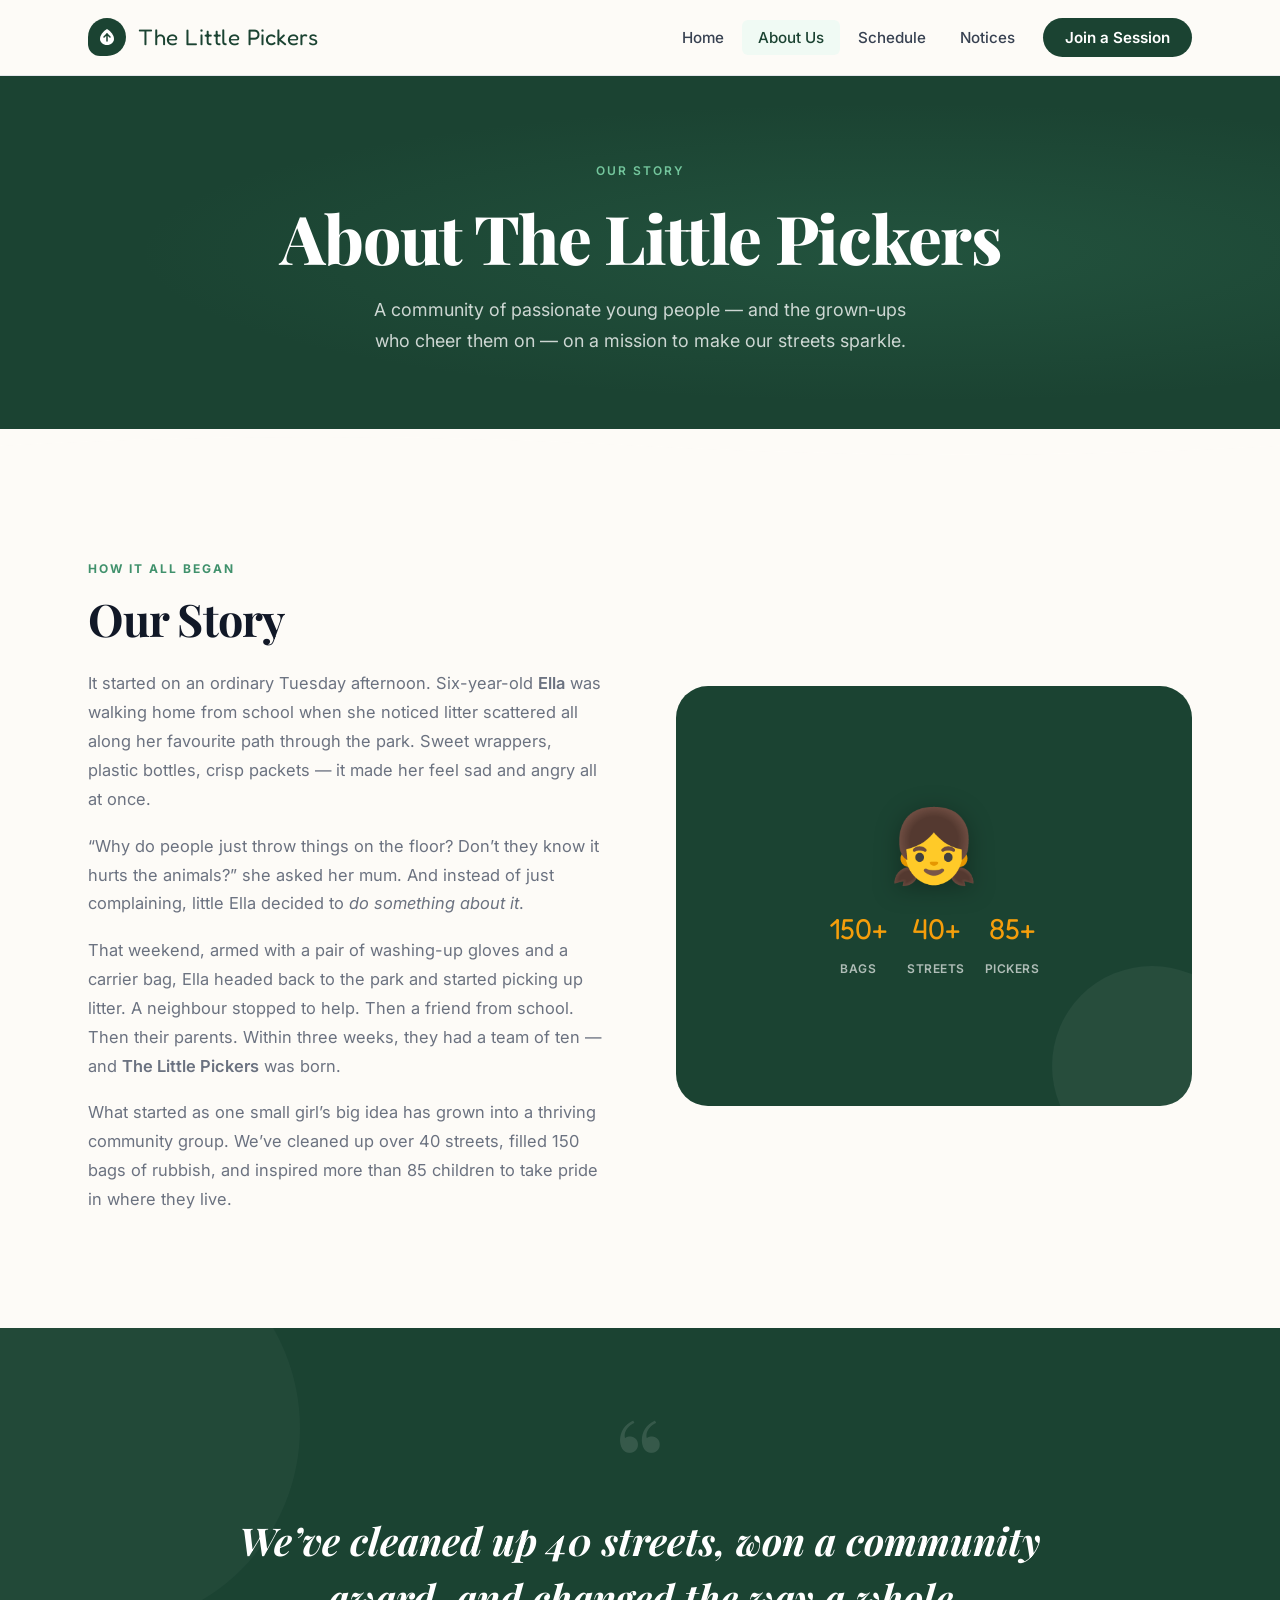
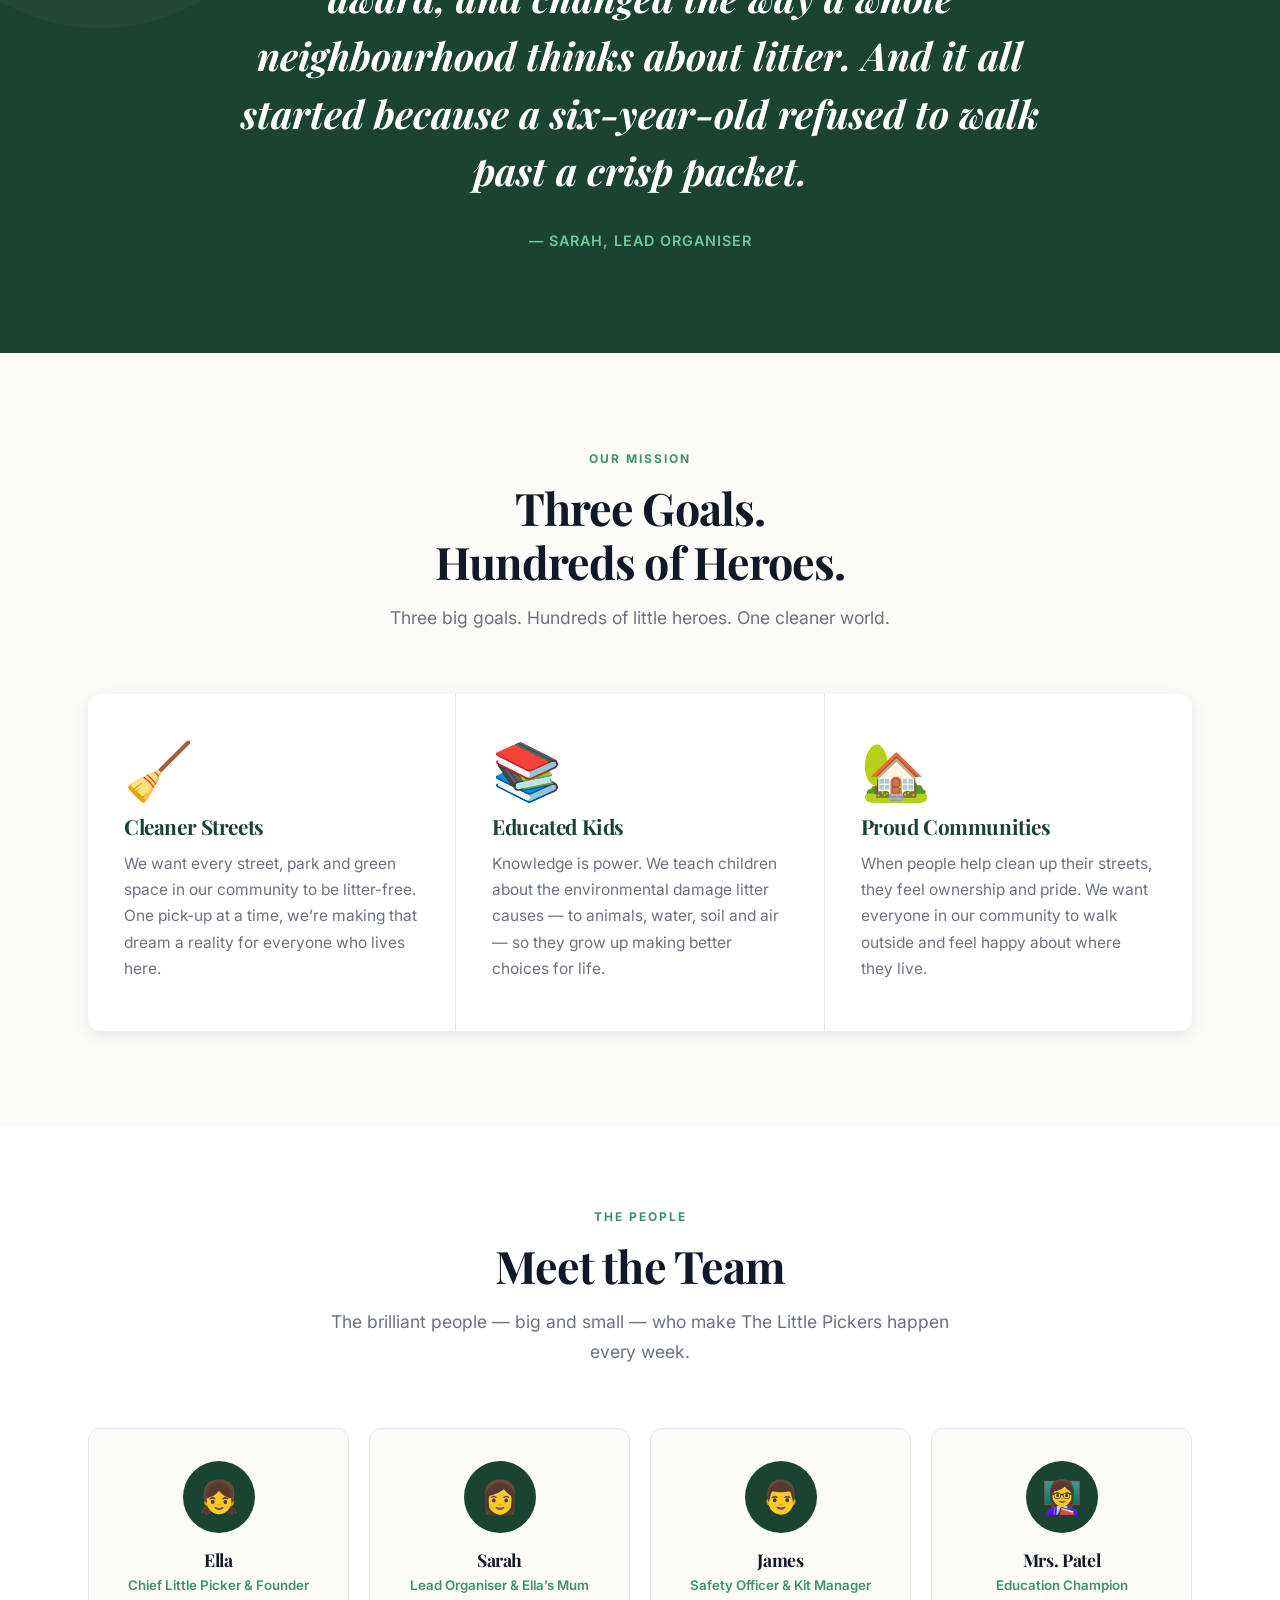
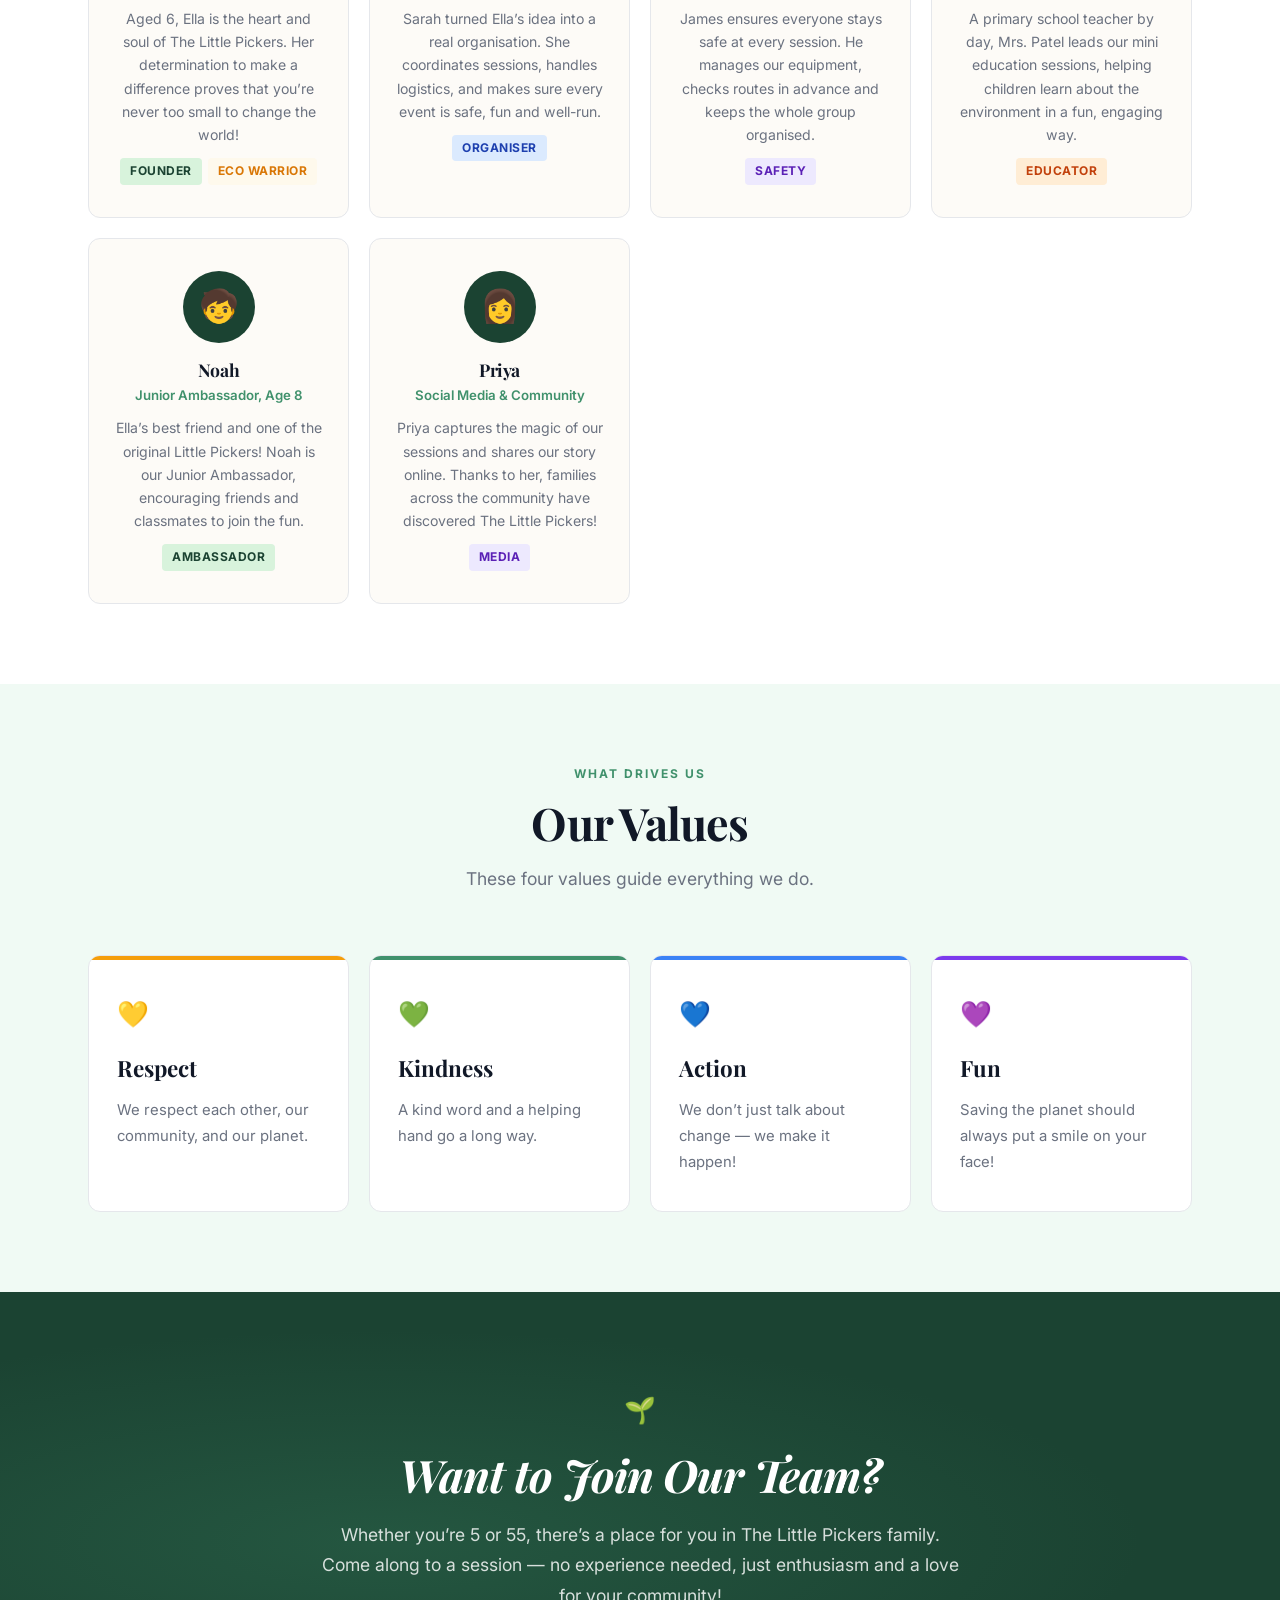
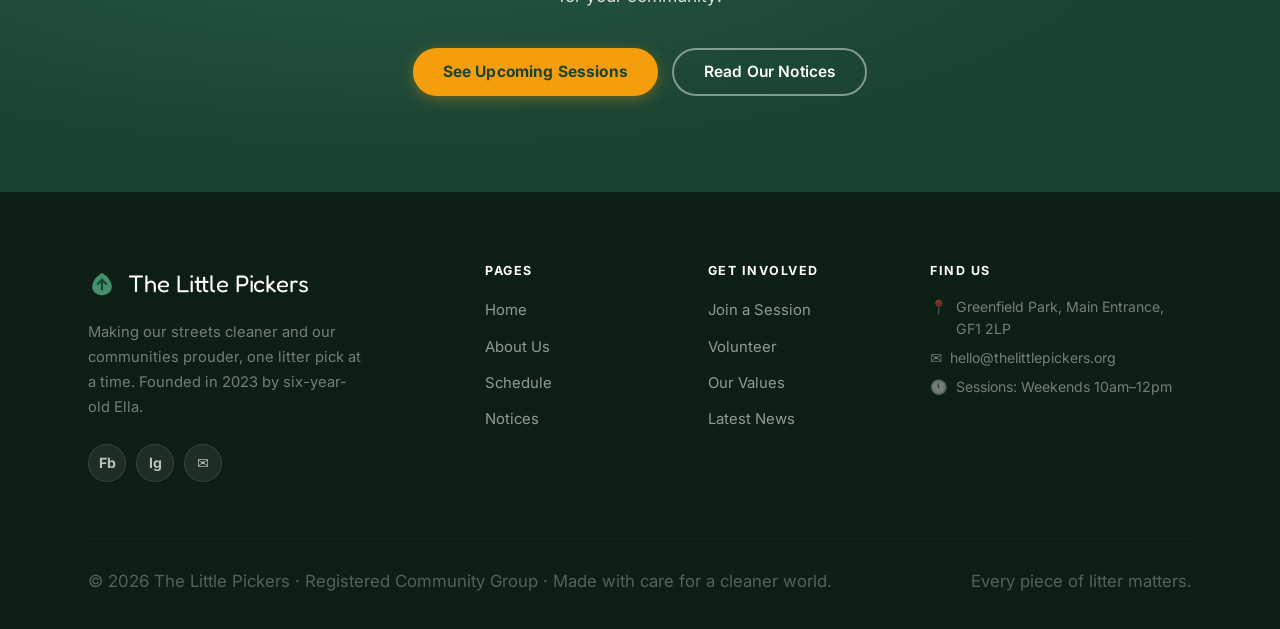
<file: about.html>
<!DOCTYPE html>
<html lang="en">
<head>
  <meta charset="UTF-8" />
  <meta name="viewport" content="width=device-width, initial-scale=1.0" />
  <meta name="description" content="Learn about The Little Pickers – founded by 6-year-old Ella to clean up litter and make communities proud. Meet our team and discover our mission." />
  <title>About Us – The Little Pickers</title>
  <link rel="stylesheet" href="css/styles.css" />
</head>
<body>

  <!-- NAV -->
  <nav class="navbar" role="navigation" aria-label="Main navigation">
    <div class="container">
      <a href="index.html" class="nav-logo" aria-label="The Little Pickers home">
        <span class="logo-mark" aria-hidden="true">
          <svg width="20" height="20" viewBox="0 0 20 20" fill="none">
            <path d="M10 2C10 2 3 6 3 12C3 15.31 6.13 18 10 18C13.87 18 17 15.31 17 12C17 6 10 2 10 2Z" fill="#fff"/>
            <path d="M10 7L10 14" stroke="#1B4332" stroke-width="1.5" stroke-linecap="round"/>
            <path d="M7 10L10 7L13 10" stroke="#1B4332" stroke-width="1.5" stroke-linecap="round" stroke-linejoin="round"/>
          </svg>
        </span>
        <span>The Little Pickers</span>
      </a>
      <ul class="nav-links" role="list">
        <li><a href="index.html">Home</a></li>
        <li><a href="about.html" class="active">About Us</a></li>
        <li><a href="schedule.html">Schedule</a></li>
        <li><a href="notifications.html">Notices</a></li>
        <li><a href="schedule.html" class="nav-cta">Join a Session</a></li>
      </ul>
      <button class="hamburger" aria-label="Open menu" aria-expanded="false" aria-controls="mobile-nav">
        <span></span><span></span><span></span>
      </button>
    </div>
  </nav>
  <nav class="mobile-nav" id="mobile-nav" aria-label="Mobile navigation">
    <a href="index.html">Home</a>
    <a href="about.html" class="active">About Us</a>
    <a href="schedule.html">Schedule</a>
    <a href="notifications.html">Notices</a>
    <a href="schedule.html" class="nav-cta">Join a Session</a>
  </nav>

  <!-- HERO -->
  <section class="hero-inner-page" aria-labelledby="about-hero-heading">
    <div class="container hero-inner">
      <span class="page-eyebrow">Our Story</span>
      <h1 id="about-hero-heading">About The Little Pickers</h1>
      <p>A community of passionate young people — and the grown-ups who cheer them on — on a mission to make our streets sparkle.</p>
    </div>
  </section>
  <div class="hero-inner-wave" aria-hidden="true">
    <svg viewBox="0 0 1440 40" xmlns="http://www.w3.org/2000/svg" preserveAspectRatio="none">
      <path d="M0,40 L0,20 Q360,0 720,20 Q1080,40 1440,20 L1440,40 Z" fill="#FDFBF7"/>
    </svg>
  </div>

  <!-- OUR STORY -->
  <section class="story-section" aria-labelledby="story-heading">
    <div class="container">
      <div class="story-grid">
        <div class="story-text">
          <span class="story-badge">How It All Began</span>
          <h2 id="story-heading">Our Story</h2>
          <p>It started on an ordinary Tuesday afternoon. Six-year-old <strong>Ella</strong> was walking home from school when she noticed litter scattered all along her favourite path through the park. Sweet wrappers, plastic bottles, crisp packets — it made her feel sad and angry all at once.</p>
          <p>“Why do people just throw things on the floor? Don’t they know it hurts the animals?” she asked her mum. And instead of just complaining, little Ella decided to <em>do something about it</em>.</p>
          <p>That weekend, armed with a pair of washing-up gloves and a carrier bag, Ella headed back to the park and started picking up litter. A neighbour stopped to help. Then a friend from school. Then their parents. Within three weeks, they had a team of ten — and <strong>The Little Pickers</strong> was born.</p>
          <p>What started as one small girl’s big idea has grown into a thriving community group. We’ve cleaned up over 40 streets, filled 150 bags of rubbish, and inspired more than 85 children to take pride in where they live.</p>
        </div>
        <div class="story-visual" aria-hidden="true">
          <span class="story-big-emoji">👧</span>
          <div class="story-visual-stats">
            <div class="story-stat">
              <span class="story-stat-num">150+</span>
              <span class="story-stat-label">Bags</span>
            </div>
            <div class="story-stat">
              <span class="story-stat-num">40+</span>
              <span class="story-stat-label">Streets</span>
            </div>
            <div class="story-stat">
              <span class="story-stat-num">85+</span>
              <span class="story-stat-label">Pickers</span>
            </div>
          </div>
        </div>
      </div>
    </div>
  </section>

  <!-- PULL QUOTE -->
  <section class="pullquote-section" aria-label="Quote from our Lead Organiser">
    <div class="container">
      <div class="pullquote-inner">
        <span class="quote-marks" aria-hidden="true">“</span>
        <p class="pullquote-text">We’ve cleaned up 40 streets, won a community award, and changed the way a whole neighbourhood thinks about litter. And it all started because a six-year-old refused to walk past a crisp packet.</p>
        <p class="pullquote-attribution">— Sarah, Lead Organiser</p>
      </div>
    </div>
  </section>

  <!-- OUR MISSION -->
  <section class="section bg-cream" aria-labelledby="mission-heading">
    <div class="container">
      <div class="section-header">
        <span class="section-overline">Our Mission</span>
        <h2 id="mission-heading">Three Goals.<br>Hundreds of Heroes.</h2>
        <p>Three big goals. Hundreds of little heroes. One cleaner world.</p>
      </div>
      <div class="features-row">
        <div class="feature-panel">
          <span class="feature-num" aria-hidden="true">🧹</span>
          <h3>Cleaner Streets</h3>
          <p>We want every street, park and green space in our community to be litter-free. One pick-up at a time, we’re making that dream a reality for everyone who lives here.</p>
        </div>
        <div class="feature-panel">
          <span class="feature-num" aria-hidden="true">📚</span>
          <h3>Educated Kids</h3>
          <p>Knowledge is power. We teach children about the environmental damage litter causes — to animals, water, soil and air — so they grow up making better choices for life.</p>
        </div>
        <div class="feature-panel">
          <span class="feature-num" aria-hidden="true">🏡</span>
          <h3>Proud Communities</h3>
          <p>When people help clean up their streets, they feel ownership and pride. We want everyone in our community to walk outside and feel happy about where they live.</p>
        </div>
      </div>
    </div>
  </section>

  <!-- MEET THE TEAM -->
  <section class="team-section" id="team" aria-labelledby="team-heading">
    <div class="container">
      <div class="section-header">
        <span class="section-overline">The People</span>
        <h2 id="team-heading">Meet the Team</h2>
        <p>The brilliant people — big and small — who make The Little Pickers happen every week.</p>
      </div>
      <div class="team-grid">

        <div class="team-card">
          <div class="team-avatar" aria-hidden="true">👧</div>
          <h3>Ella</h3>
          <div class="team-role">Chief Little Picker &amp; Founder</div>
          <p>Aged 6, Ella is the heart and soul of The Little Pickers. Her determination to make a difference proves that you’re never too small to change the world!</p>
          <div class="team-tags">
            <span class="badge badge-green">Founder</span>
            <span class="badge badge-yellow">Eco Warrior</span>
          </div>
        </div>

        <div class="team-card">
          <div class="team-avatar" aria-hidden="true">👩</div>
          <h3>Sarah</h3>
          <div class="team-role">Lead Organiser &amp; Ella’s Mum</div>
          <p>Sarah turned Ella’s idea into a real organisation. She coordinates sessions, handles logistics, and makes sure every event is safe, fun and well-run.</p>
          <div class="team-tags"><span class="badge badge-blue">Organiser</span></div>
        </div>

        <div class="team-card">
          <div class="team-avatar" aria-hidden="true">👨</div>
          <h3>James</h3>
          <div class="team-role">Safety Officer &amp; Kit Manager</div>
          <p>James ensures everyone stays safe at every session. He manages our equipment, checks routes in advance and keeps the whole group organised.</p>
          <div class="team-tags"><span class="badge badge-purple">Safety</span></div>
        </div>

        <div class="team-card">
          <div class="team-avatar" aria-hidden="true">👩‍🏫</div>
          <h3>Mrs. Patel</h3>
          <div class="team-role">Education Champion</div>
          <p>A primary school teacher by day, Mrs. Patel leads our mini education sessions, helping children learn about the environment in a fun, engaging way.</p>
          <div class="team-tags"><span class="badge badge-orange">Educator</span></div>
        </div>

        <div class="team-card">
          <div class="team-avatar" aria-hidden="true">🧒</div>
          <h3>Noah</h3>
          <div class="team-role">Junior Ambassador, Age 8</div>
          <p>Ella’s best friend and one of the original Little Pickers! Noah is our Junior Ambassador, encouraging friends and classmates to join the fun.</p>
          <div class="team-tags"><span class="badge badge-green">Ambassador</span></div>
        </div>

        <div class="team-card">
          <div class="team-avatar" aria-hidden="true">👩</div>
          <h3>Priya</h3>
          <div class="team-role">Social Media &amp; Community</div>
          <p>Priya captures the magic of our sessions and shares our story online. Thanks to her, families across the community have discovered The Little Pickers!</p>
          <div class="team-tags"><span class="badge badge-purple">Media</span></div>
        </div>

      </div>
    </div>
  </section>

  <!-- OUR VALUES -->
  <section class="values-section bg-sage-faint" id="values" aria-labelledby="values-heading">
    <div class="container">
      <div class="section-header">
        <span class="section-overline">What Drives Us</span>
        <h2 id="values-heading">Our Values</h2>
        <p>These four values guide everything we do.</p>
      </div>
      <div class="values-grid">
        <div class="value-block value-yellow">
          <span class="value-icon" aria-hidden="true">💛</span>
          <span class="value-block-title">Respect</span>
          <p>We respect each other, our community, and our planet.</p>
        </div>
        <div class="value-block value-green">
          <span class="value-icon" aria-hidden="true">💚</span>
          <span class="value-block-title">Kindness</span>
          <p>A kind word and a helping hand go a long way.</p>
        </div>
        <div class="value-block value-blue">
          <span class="value-icon" aria-hidden="true">💙</span>
          <span class="value-block-title">Action</span>
          <p>We don’t just talk about change — we make it happen!</p>
        </div>
        <div class="value-block value-purple">
          <span class="value-icon" aria-hidden="true">💜</span>
          <span class="value-block-title">Fun</span>
          <p>Saving the planet should always put a smile on your face!</p>
        </div>
      </div>
    </div>
  </section>

  <!-- CTA -->
  <section class="cta-section" aria-labelledby="join-cta-heading">
    <div class="container">
      <div class="cta-inner">
        <span class="cta-icon" aria-hidden="true">🌱</span>
        <h2 id="join-cta-heading">Want to Join Our Team?</h2>
        <p>Whether you’re 5 or 55, there’s a place for you in The Little Pickers family. Come along to a session — no experience needed, just enthusiasm and a love for your community!</p>
        <div class="cta-buttons">
          <a href="schedule.html" class="btn btn-primary">See Upcoming Sessions</a>
          <a href="notifications.html" class="btn btn-outline-white">Read Our Notices</a>
        </div>
      </div>
    </div>
  </section>

  <!-- FOOTER -->
  <footer class="footer" role="contentinfo">
    <div class="container">
      <div class="footer-grid">
        <div class="footer-brand">
          <div class="footer-logo">
            <svg width="28" height="28" viewBox="0 0 20 20" fill="none" aria-hidden="true">
              <path d="M10 2C10 2 3 6 3 12C3 15.31 6.13 18 10 18C13.87 18 17 15.31 17 12C17 6 10 2 10 2Z" fill="#40916C"/>
              <path d="M10 7L10 14" stroke="#1B4332" stroke-width="1.5" stroke-linecap="round"/>
              <path d="M7 10L10 7L13 10" stroke="#1B4332" stroke-width="1.5" stroke-linecap="round" stroke-linejoin="round"/>
            </svg>
            The Little Pickers
          </div>
          <p>Making our streets cleaner and our communities prouder, one litter pick at a time. Founded in 2023 by six-year-old Ella.</p>
          <div class="footer-social">
            <a href="#" class="social-btn" aria-label="Facebook">Fb</a>
            <a href="#" class="social-btn" aria-label="Instagram">Ig</a>
            <a href="#" class="social-btn" aria-label="Email">✉</a>
          </div>
        </div>
        <div class="footer-col">
          <h4>Pages</h4>
          <ul>
            <li><a href="index.html">Home</a></li>
            <li><a href="about.html">About Us</a></li>
            <li><a href="schedule.html">Schedule</a></li>
            <li><a href="notifications.html">Notices</a></li>
          </ul>
        </div>
        <div class="footer-col">
          <h4>Get Involved</h4>
          <ul>
            <li><a href="schedule.html">Join a Session</a></li>
            <li><a href="about.html#team">Volunteer</a></li>
            <li><a href="about.html#values">Our Values</a></li>
            <li><a href="notifications.html">Latest News</a></li>
          </ul>
        </div>
        <div class="footer-col footer-contact">
          <h4>Find Us</h4>
          <p><span aria-hidden="true">📍</span> Greenfield Park, Main Entrance, GF1 2LP</p>
          <p><span aria-hidden="true">✉</span> hello@thelittlepickers.org</p>
          <p><span aria-hidden="true">🕚</span> Sessions: Weekends 10am–12pm</p>
        </div>
      </div>
      <div class="footer-bottom">
        <p>© 2026 The Little Pickers · Registered Community Group · Made with care for a cleaner world.</p>
        <p>Every piece of litter matters.</p>
      </div>
    </div>
  </footer>

  <button class="back-to-top" aria-label="Back to top">↑</button>
  <script src="js/main.js"></script>
</body>
</html>
</file>
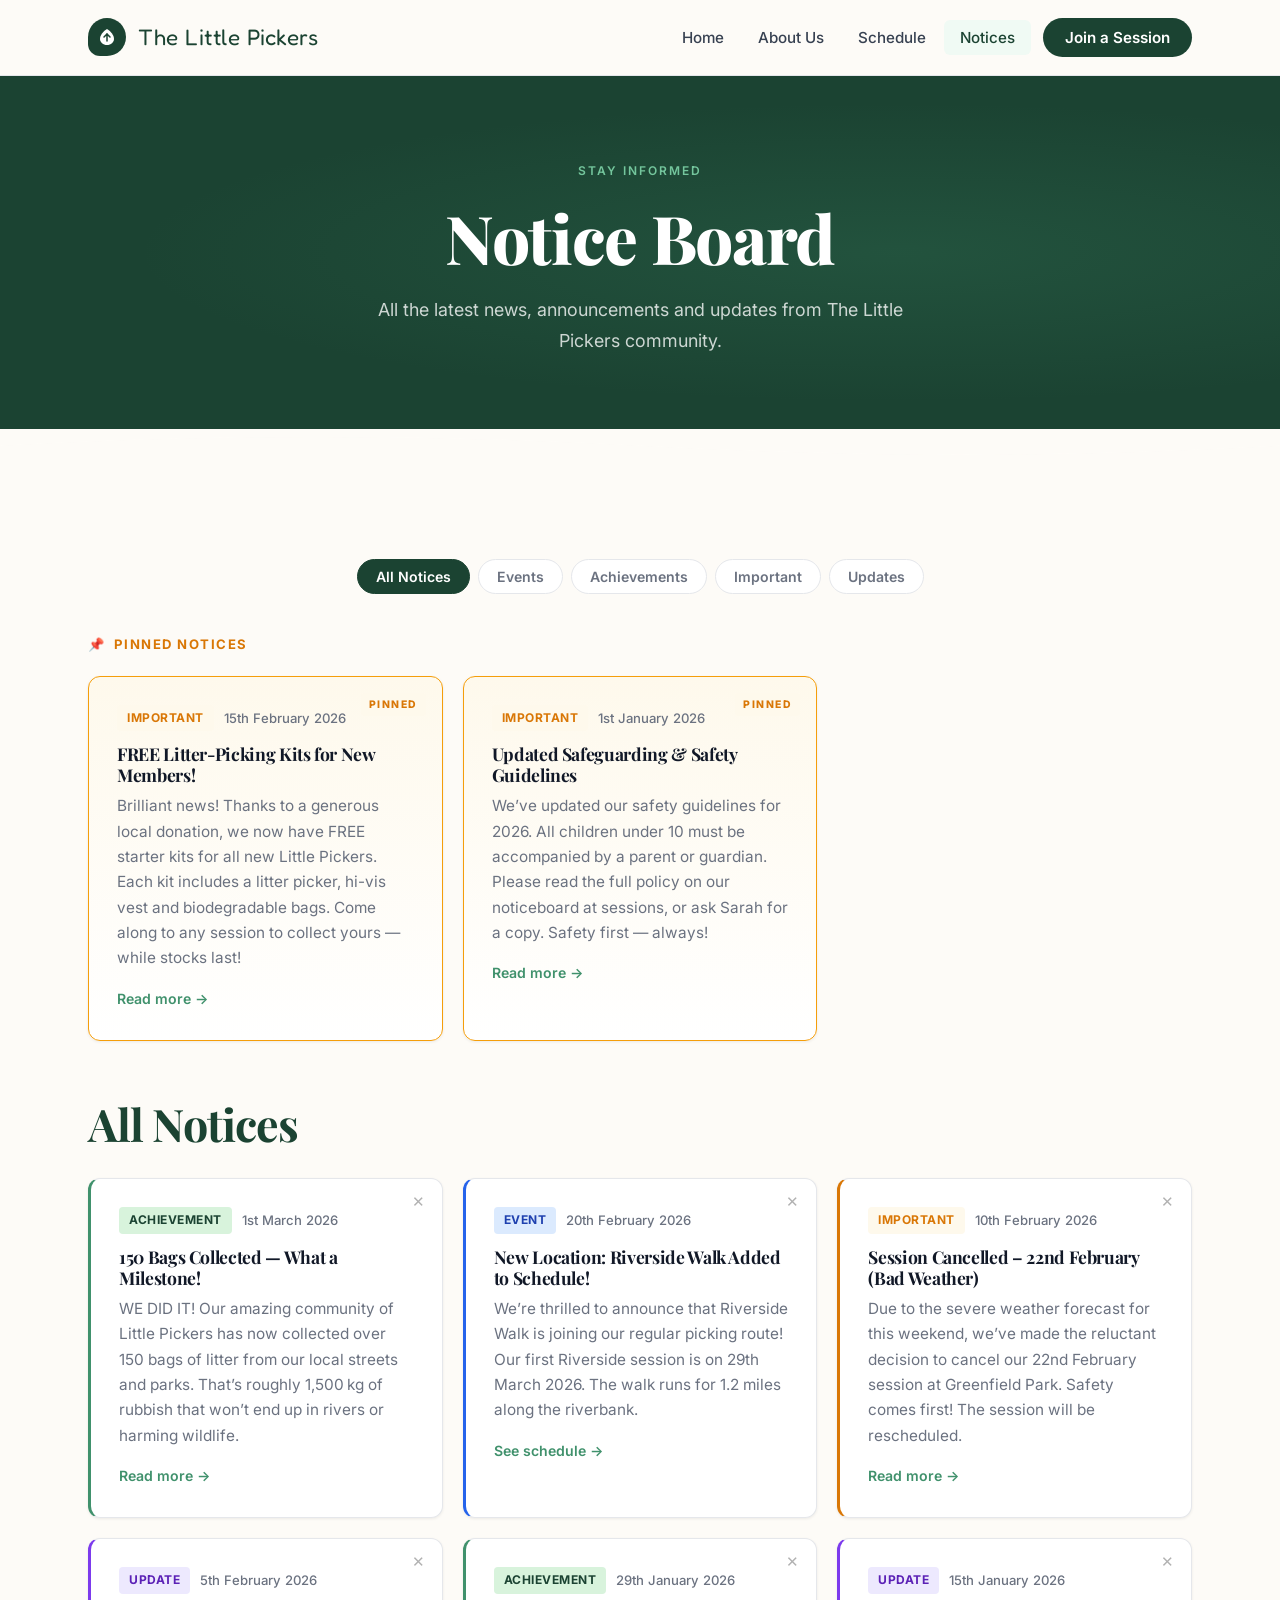
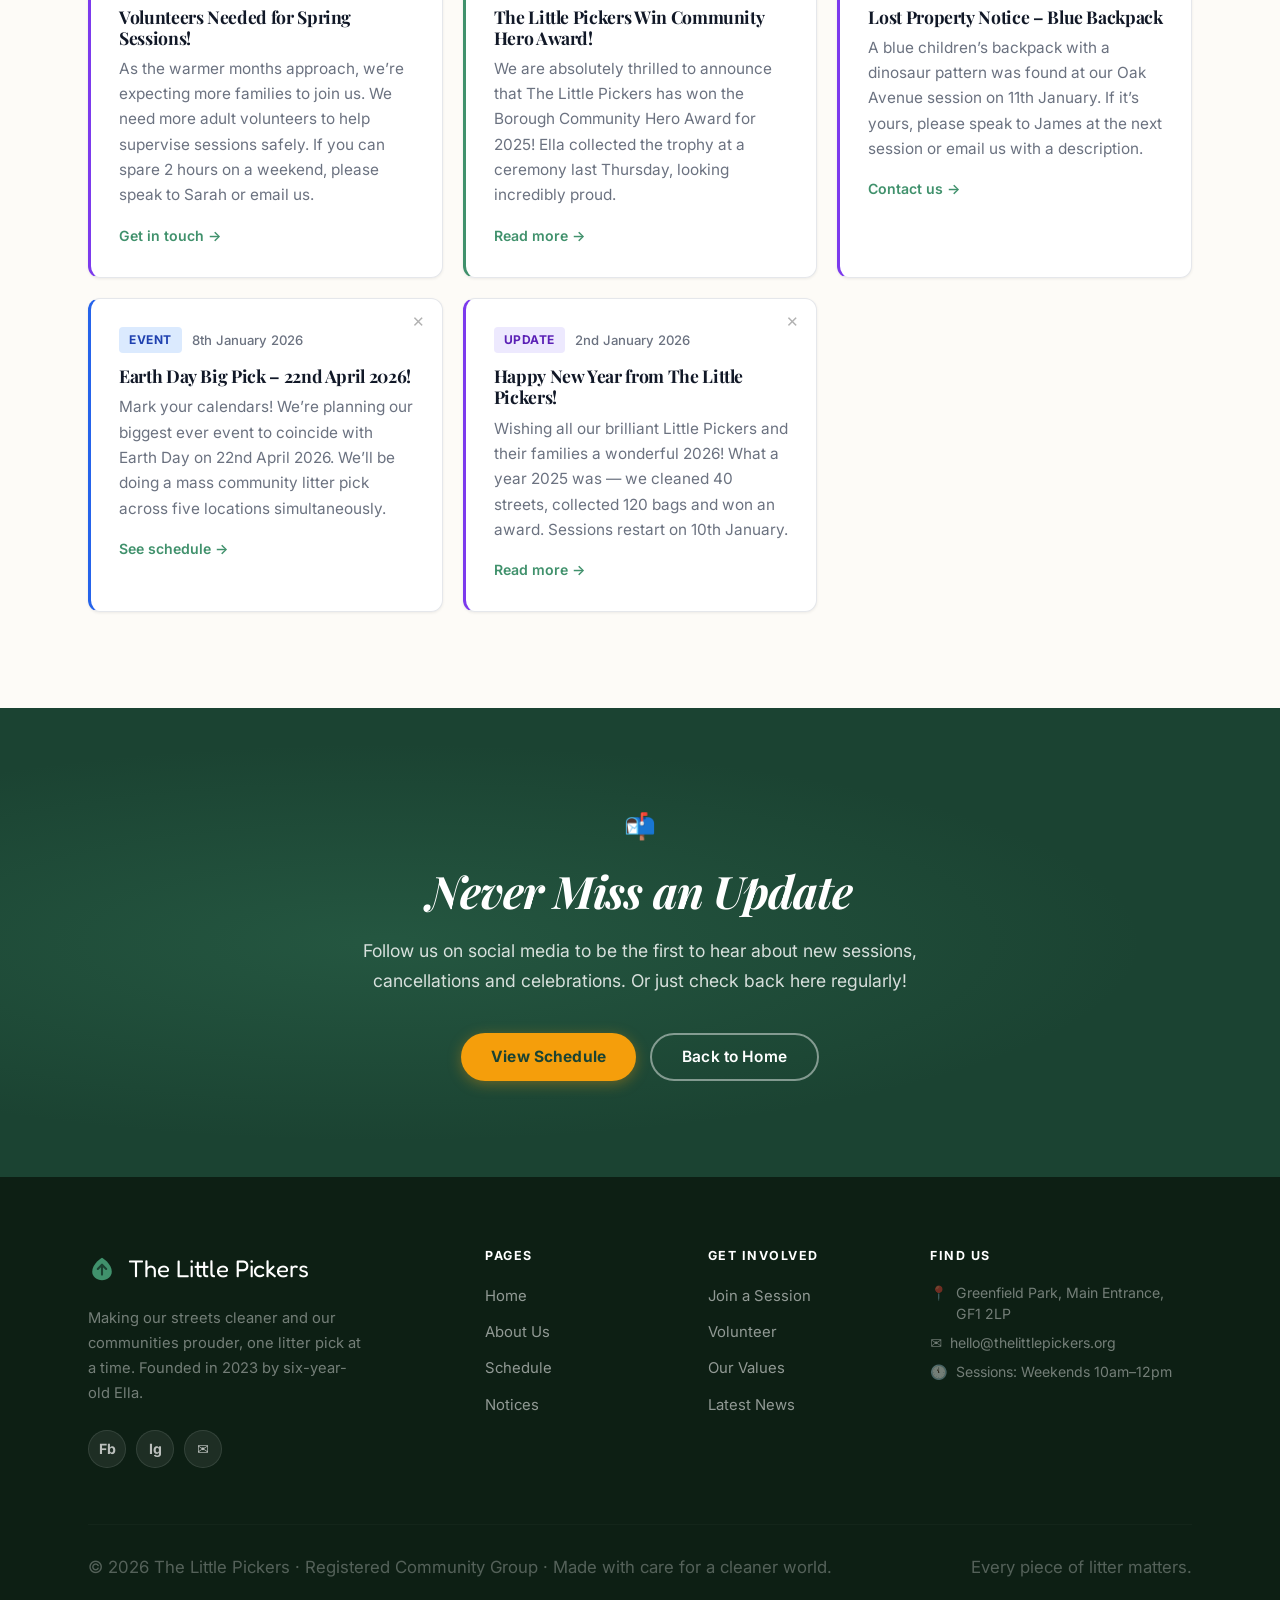
<file: notifications.html>
<!DOCTYPE html>
<html lang="en">
<head>
  <meta charset="UTF-8" />
  <meta name="viewport" content="width=device-width, initial-scale=1.0" />
  <meta name="description" content="The Little Pickers Notice Board – stay up to date with session news, achievements, events and important announcements." />
  <title>Notice Board – The Little Pickers</title>
  <link rel="stylesheet" href="css/styles.css" />
</head>
<body>

  <!-- NAV -->
  <nav class="navbar" role="navigation" aria-label="Main navigation">
    <div class="container">
      <a href="index.html" class="nav-logo" aria-label="The Little Pickers home">
        <span class="logo-mark" aria-hidden="true">
          <svg width="20" height="20" viewBox="0 0 20 20" fill="none">
            <path d="M10 2C10 2 3 6 3 12C3 15.31 6.13 18 10 18C13.87 18 17 15.31 17 12C17 6 10 2 10 2Z" fill="#fff"/>
            <path d="M10 7L10 14" stroke="#1B4332" stroke-width="1.5" stroke-linecap="round"/>
            <path d="M7 10L10 7L13 10" stroke="#1B4332" stroke-width="1.5" stroke-linecap="round" stroke-linejoin="round"/>
          </svg>
        </span>
        <span>The Little Pickers</span>
      </a>
      <ul class="nav-links" role="list">
        <li><a href="index.html">Home</a></li>
        <li><a href="about.html">About Us</a></li>
        <li><a href="schedule.html">Schedule</a></li>
        <li><a href="notifications.html" class="active">Notices</a></li>
        <li><a href="schedule.html" class="nav-cta">Join a Session</a></li>
      </ul>
      <button class="hamburger" aria-label="Open menu" aria-expanded="false" aria-controls="mobile-nav">
        <span></span><span></span><span></span>
      </button>
    </div>
  </nav>
  <nav class="mobile-nav" id="mobile-nav" aria-label="Mobile navigation">
    <a href="index.html">Home</a>
    <a href="about.html">About Us</a>
    <a href="schedule.html">Schedule</a>
    <a href="notifications.html" class="active">Notices</a>
    <a href="schedule.html" class="nav-cta">Join a Session</a>
  </nav>

  <!-- HERO -->
  <section class="hero-inner-page" aria-labelledby="notices-hero-heading">
    <div class="container hero-inner">
      <span class="page-eyebrow">Stay Informed</span>
      <h1 id="notices-hero-heading">Notice Board</h1>
      <p>All the latest news, announcements and updates from The Little Pickers community.</p>
    </div>
  </section>
  <div class="hero-inner-wave" aria-hidden="true">
    <svg viewBox="0 0 1440 40" xmlns="http://www.w3.org/2000/svg" preserveAspectRatio="none">
      <path d="M0,40 L0,20 Q360,0 720,20 Q1080,40 1440,20 L1440,40 Z" fill="#FDFBF7"/>
    </svg>
  </div>

  <!-- NOTICE BOARD -->
  <section class="section notice-board" aria-labelledby="board-heading">
    <div class="container">

      <!-- Filter Bar -->
      <div class="filter-bar" role="group" aria-label="Filter notices by category">
        <button class="filter-btn active" data-filter="all">All Notices</button>
        <button class="filter-btn" data-filter="event">Events</button>
        <button class="filter-btn" data-filter="achievement">Achievements</button>
        <button class="filter-btn" data-filter="important">Important</button>
        <button class="filter-btn" data-filter="update">Updates</button>
      </div>

      <!-- PINNED -->
      <div class="pin-section">
        <div class="pin-label" aria-label="Pinned notices">
          <span aria-hidden="true">📌</span> Pinned Notices
        </div>
        <div class="notice-grid">

          <article class="notice-card pinned" data-category="important" aria-label="Pinned: Free Kit Collection">
            <div class="notice-meta">
              <span class="badge badge-yellow">Important</span>
              <span class="notice-date">15th February 2026</span>
            </div>
            <h3>FREE Litter-Picking Kits for New Members!</h3>
            <p>Brilliant news! Thanks to a generous local donation, we now have FREE starter kits for all new Little Pickers. Each kit includes a litter picker, hi-vis vest and biodegradable bags. Come along to any session to collect yours — while stocks last!</p>
            <a href="#" class="notice-read-more">Read more →</a>
          </article>

          <article class="notice-card pinned" data-category="important" aria-label="Pinned: Safeguarding Policy">
            <div class="notice-meta">
              <span class="badge badge-yellow">Important</span>
              <span class="notice-date">1st January 2026</span>
            </div>
            <h3>Updated Safeguarding &amp; Safety Guidelines</h3>
            <p>We’ve updated our safety guidelines for 2026. All children under 10 must be accompanied by a parent or guardian. Please read the full policy on our noticeboard at sessions, or ask Sarah for a copy. Safety first — always!</p>
            <a href="#" class="notice-read-more">Read more →</a>
          </article>

        </div>
      </div>

      <!-- ALL NOTICES -->
      <div>
        <h2 id="board-heading" class="board-heading">All Notices</h2>
        <div class="notice-grid">

          <article class="notice-card achievement" data-category="achievement">
            <button class="notice-dismiss" aria-label="Dismiss this notice">✕</button>
            <div class="notice-meta">
              <span class="badge badge-green">Achievement</span>
              <span class="notice-date">1st March 2026</span>
            </div>
            <h3>150 Bags Collected — What a Milestone!</h3>
            <p>WE DID IT! Our amazing community of Little Pickers has now collected over 150 bags of litter from our local streets and parks. That’s roughly 1,500 kg of rubbish that won’t end up in rivers or harming wildlife.</p>
            <a href="#" class="notice-read-more">Read more →</a>
          </article>

          <article class="notice-card event" data-category="event">
            <button class="notice-dismiss" aria-label="Dismiss this notice">✕</button>
            <div class="notice-meta">
              <span class="badge badge-blue">Event</span>
              <span class="notice-date">20th February 2026</span>
            </div>
            <h3>New Location: Riverside Walk Added to Schedule!</h3>
            <p>We’re thrilled to announce that Riverside Walk is joining our regular picking route! Our first Riverside session is on 29th March 2026. The walk runs for 1.2 miles along the riverbank.</p>
            <a href="schedule.html" class="notice-read-more">See schedule →</a>
          </article>

          <article class="notice-card important" data-category="important">
            <button class="notice-dismiss" aria-label="Dismiss this notice">✕</button>
            <div class="notice-meta">
              <span class="badge badge-yellow">Important</span>
              <span class="notice-date">10th February 2026</span>
            </div>
            <h3>Session Cancelled – 22nd February (Bad Weather)</h3>
            <p>Due to the severe weather forecast for this weekend, we’ve made the reluctant decision to cancel our 22nd February session at Greenfield Park. Safety comes first! The session will be rescheduled.</p>
            <a href="#" class="notice-read-more">Read more →</a>
          </article>

          <article class="notice-card update" data-category="update">
            <button class="notice-dismiss" aria-label="Dismiss this notice">✕</button>
            <div class="notice-meta">
              <span class="badge badge-purple">Update</span>
              <span class="notice-date">5th February 2026</span>
            </div>
            <h3>Volunteers Needed for Spring Sessions!</h3>
            <p>As the warmer months approach, we’re expecting more families to join us. We need more adult volunteers to help supervise sessions safely. If you can spare 2 hours on a weekend, please speak to Sarah or email us.</p>
            <a href="#" class="notice-read-more">Get in touch →</a>
          </article>

          <article class="notice-card achievement" data-category="achievement">
            <button class="notice-dismiss" aria-label="Dismiss this notice">✕</button>
            <div class="notice-meta">
              <span class="badge badge-green">Achievement</span>
              <span class="notice-date">29th January 2026</span>
            </div>
            <h3>The Little Pickers Win Community Hero Award!</h3>
            <p>We are absolutely thrilled to announce that The Little Pickers has won the Borough Community Hero Award for 2025! Ella collected the trophy at a ceremony last Thursday, looking incredibly proud.</p>
            <a href="#" class="notice-read-more">Read more →</a>
          </article>

          <article class="notice-card update" data-category="update">
            <button class="notice-dismiss" aria-label="Dismiss this notice">✕</button>
            <div class="notice-meta">
              <span class="badge badge-purple">Update</span>
              <span class="notice-date">15th January 2026</span>
            </div>
            <h3>Lost Property Notice – Blue Backpack</h3>
            <p>A blue children’s backpack with a dinosaur pattern was found at our Oak Avenue session on 11th January. If it’s yours, please speak to James at the next session or email us with a description.</p>
            <a href="#" class="notice-read-more">Contact us →</a>
          </article>

          <article class="notice-card event" data-category="event">
            <button class="notice-dismiss" aria-label="Dismiss this notice">✕</button>
            <div class="notice-meta">
              <span class="badge badge-blue">Event</span>
              <span class="notice-date">8th January 2026</span>
            </div>
            <h3>Earth Day Big Pick – 22nd April 2026!</h3>
            <p>Mark your calendars! We’re planning our biggest ever event to coincide with Earth Day on 22nd April 2026. We’ll be doing a mass community litter pick across five locations simultaneously.</p>
            <a href="schedule.html" class="notice-read-more">See schedule →</a>
          </article>

          <article class="notice-card update" data-category="update">
            <button class="notice-dismiss" aria-label="Dismiss this notice">✕</button>
            <div class="notice-meta">
              <span class="badge badge-purple">Update</span>
              <span class="notice-date">2nd January 2026</span>
            </div>
            <h3>Happy New Year from The Little Pickers!</h3>
            <p>Wishing all our brilliant Little Pickers and their families a wonderful 2026! What a year 2025 was — we cleaned 40 streets, collected 120 bags and won an award. Sessions restart on 10th January.</p>
            <a href="#" class="notice-read-more">Read more →</a>
          </article>

        </div>
      </div>

    </div>
  </section>

  <!-- CTA -->
  <section class="cta-section" aria-labelledby="notices-cta-heading">
    <div class="container">
      <div class="cta-inner">
        <span class="cta-icon" aria-hidden="true">📬</span>
        <h2 id="notices-cta-heading">Never Miss an Update</h2>
        <p>Follow us on social media to be the first to hear about new sessions, cancellations and celebrations. Or just check back here regularly!</p>
        <div class="cta-buttons">
          <a href="schedule.html" class="btn btn-primary">View Schedule</a>
          <a href="index.html" class="btn btn-outline-white">Back to Home</a>
        </div>
      </div>
    </div>
  </section>

  <!-- FOOTER -->
  <footer class="footer" role="contentinfo">
    <div class="container">
      <div class="footer-grid">
        <div class="footer-brand">
          <div class="footer-logo">
            <svg width="28" height="28" viewBox="0 0 20 20" fill="none" aria-hidden="true">
              <path d="M10 2C10 2 3 6 3 12C3 15.31 6.13 18 10 18C13.87 18 17 15.31 17 12C17 6 10 2 10 2Z" fill="#40916C"/>
              <path d="M10 7L10 14" stroke="#1B4332" stroke-width="1.5" stroke-linecap="round"/>
              <path d="M7 10L10 7L13 10" stroke="#1B4332" stroke-width="1.5" stroke-linecap="round" stroke-linejoin="round"/>
            </svg>
            The Little Pickers
          </div>
          <p>Making our streets cleaner and our communities prouder, one litter pick at a time. Founded in 2023 by six-year-old Ella.</p>
          <div class="footer-social">
            <a href="#" class="social-btn" aria-label="Facebook">Fb</a>
            <a href="#" class="social-btn" aria-label="Instagram">Ig</a>
            <a href="#" class="social-btn" aria-label="Email">✉</a>
          </div>
        </div>
        <div class="footer-col">
          <h4>Pages</h4>
          <ul>
            <li><a href="index.html">Home</a></li>
            <li><a href="about.html">About Us</a></li>
            <li><a href="schedule.html">Schedule</a></li>
            <li><a href="notifications.html">Notices</a></li>
          </ul>
        </div>
        <div class="footer-col">
          <h4>Get Involved</h4>
          <ul>
            <li><a href="schedule.html">Join a Session</a></li>
            <li><a href="about.html#team">Volunteer</a></li>
            <li><a href="about.html#values">Our Values</a></li>
            <li><a href="notifications.html">Latest News</a></li>
          </ul>
        </div>
        <div class="footer-col footer-contact">
          <h4>Find Us</h4>
          <p><span aria-hidden="true">📍</span> Greenfield Park, Main Entrance, GF1 2LP</p>
          <p><span aria-hidden="true">✉</span> hello@thelittlepickers.org</p>
          <p><span aria-hidden="true">🕚</span> Sessions: Weekends 10am–12pm</p>
        </div>
      </div>
      <div class="footer-bottom">
        <p>© 2026 The Little Pickers · Registered Community Group · Made with care for a cleaner world.</p>
        <p>Every piece of litter matters.</p>
      </div>
    </div>
  </footer>

  <button class="back-to-top" aria-label="Back to top">↑</button>
  <script src="js/main.js"></script>
</body>
</html>
</file>
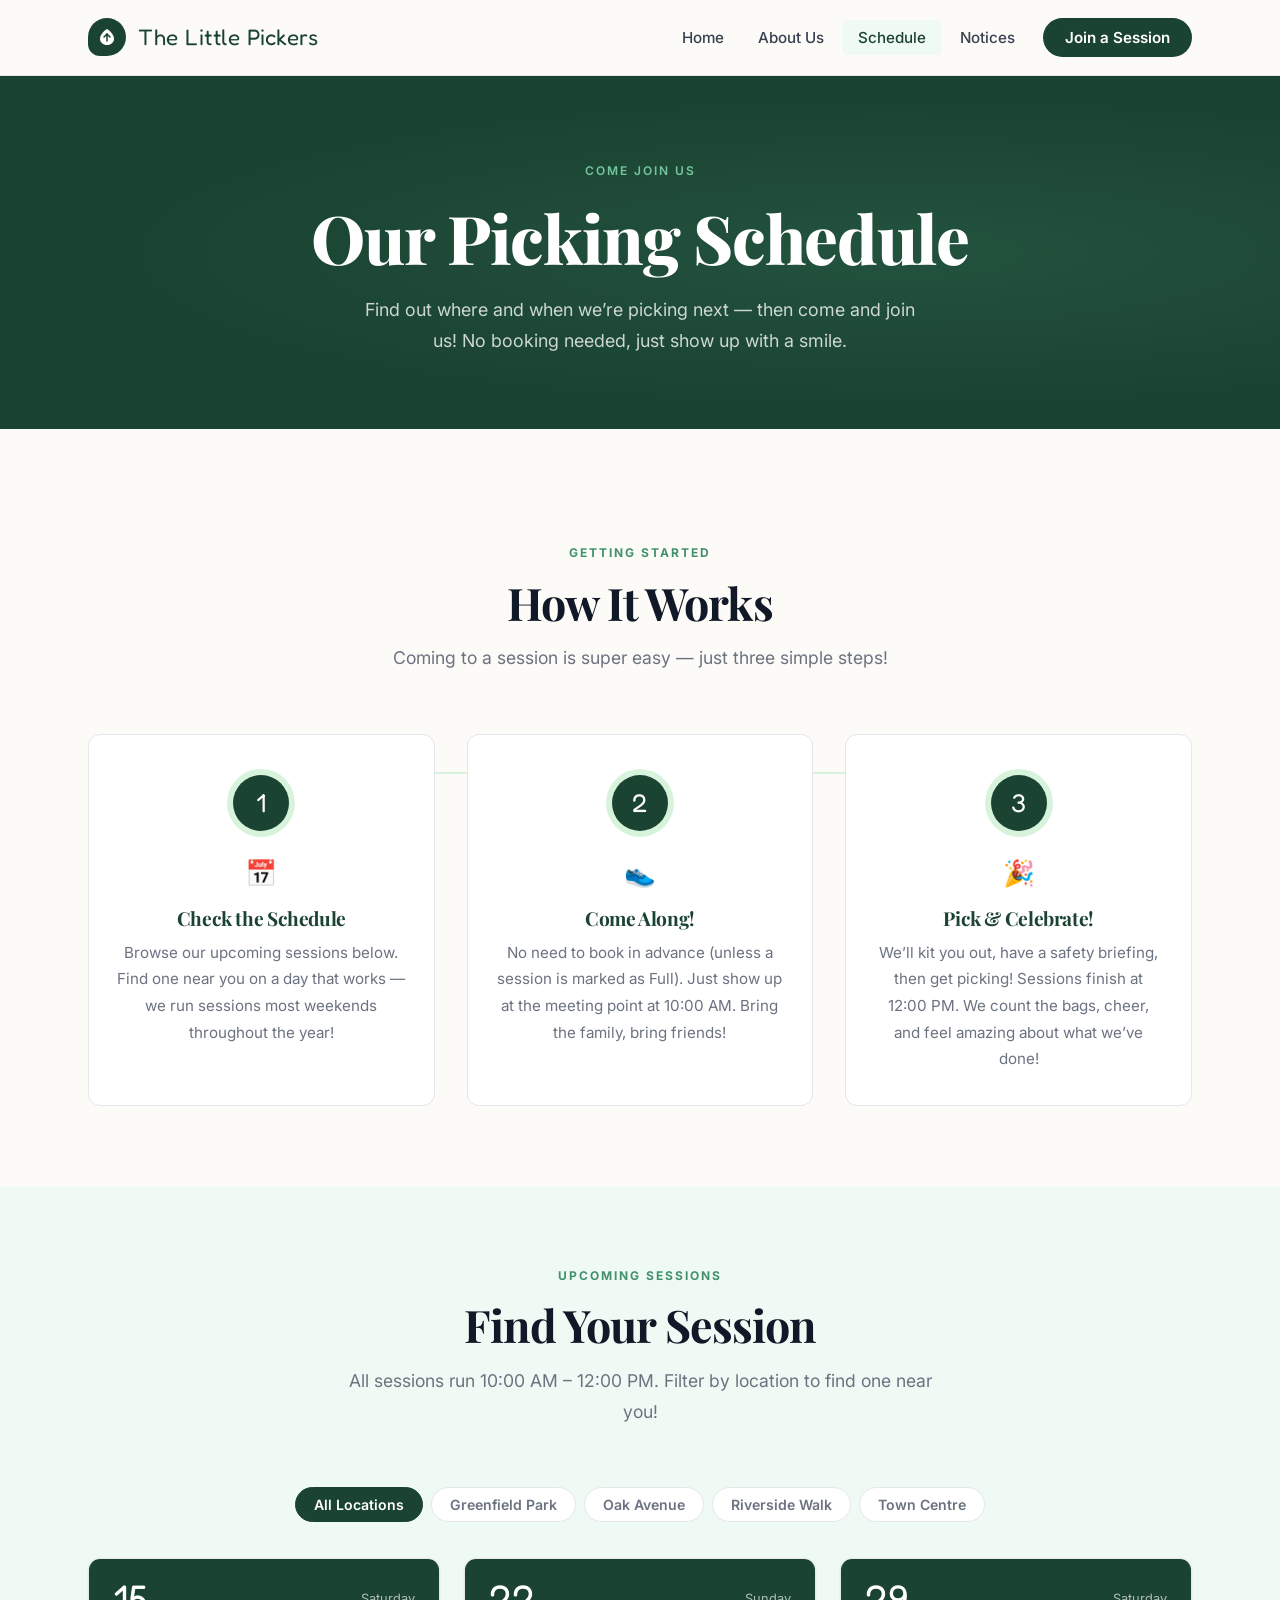
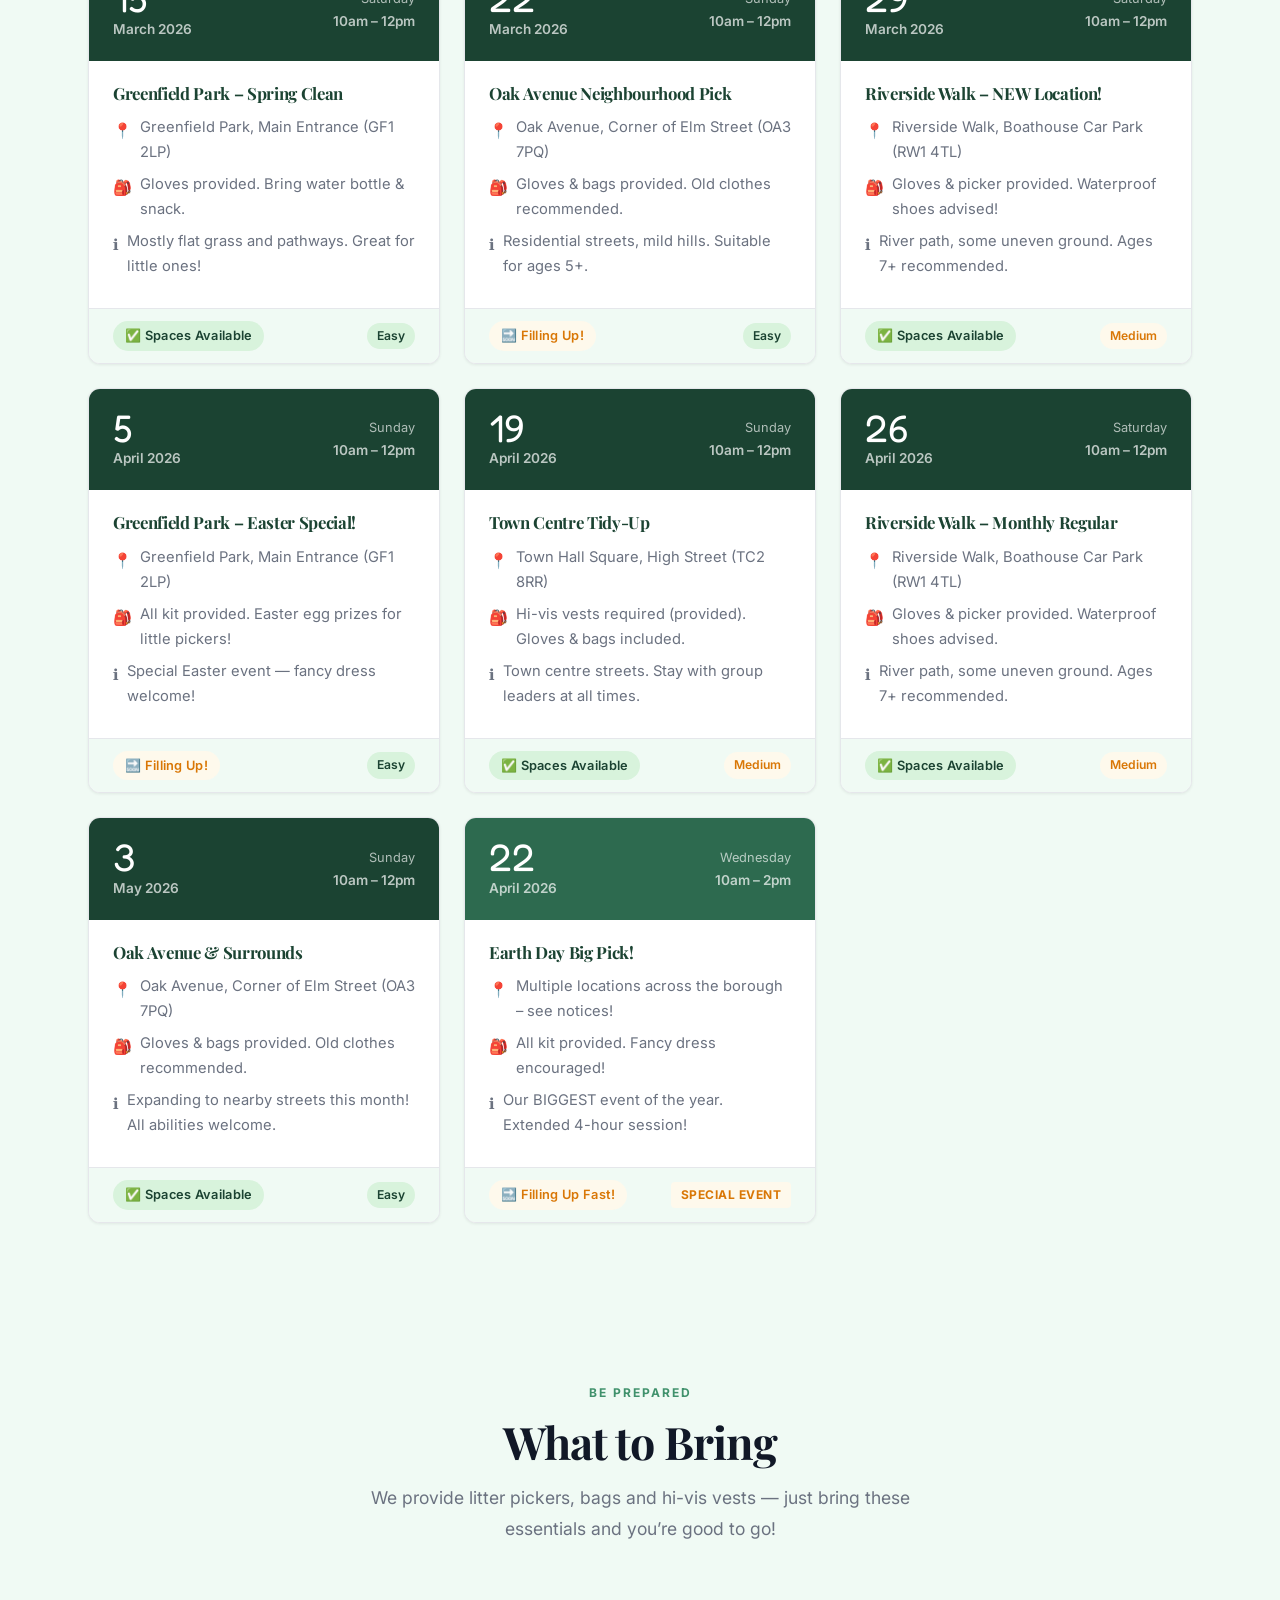
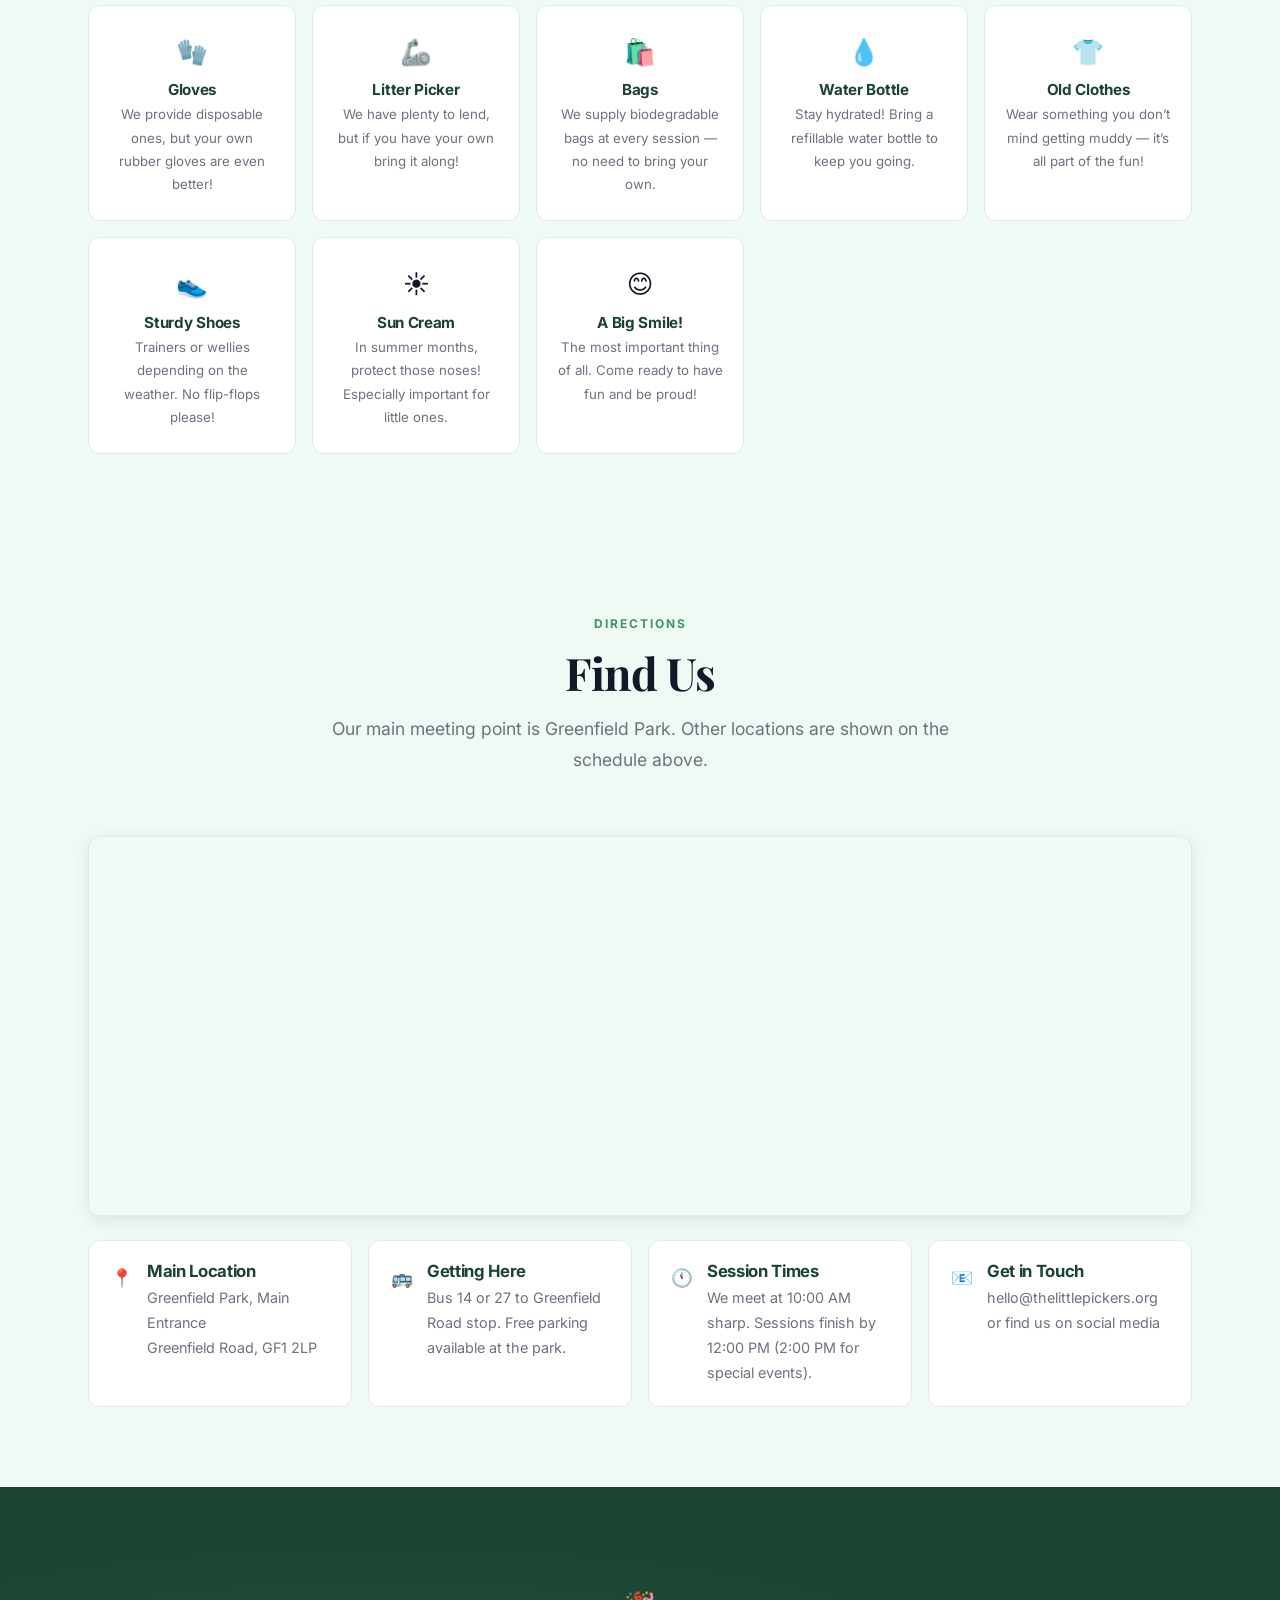
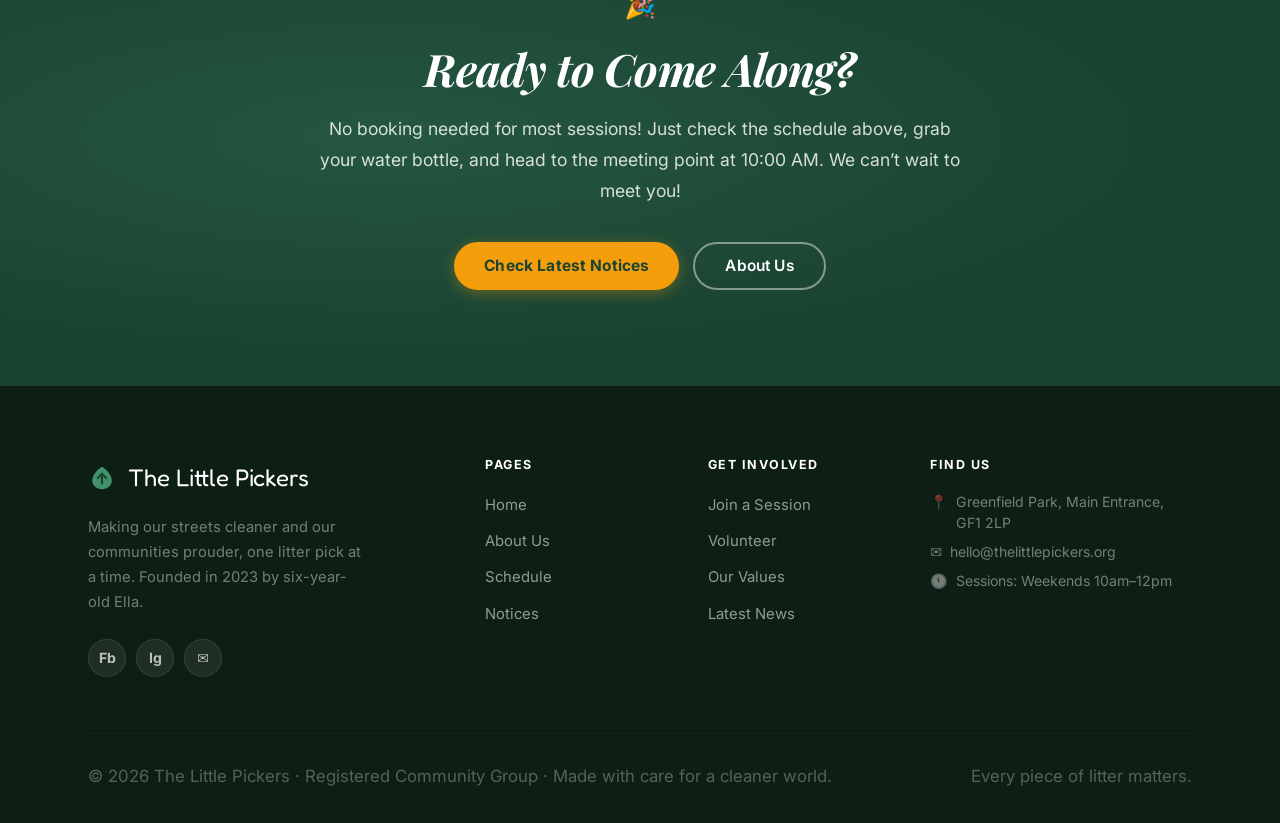
<file: schedule.html>
<!DOCTYPE html>
<html lang="en">
<head>
  <meta charset="UTF-8" />
  <meta name="viewport" content="width=device-width, initial-scale=1.0" />
  <meta name="description" content="The Little Pickers picking schedule – find our upcoming litter-picking sessions, locations, times and how to join." />
  <title>Schedule – The Little Pickers</title>
  <link rel="stylesheet" href="css/styles.css" />
</head>
<body>

  <!-- NAV -->
  <nav class="navbar" role="navigation" aria-label="Main navigation">
    <div class="container">
      <a href="index.html" class="nav-logo" aria-label="The Little Pickers home">
        <span class="logo-mark" aria-hidden="true">
          <svg width="20" height="20" viewBox="0 0 20 20" fill="none">
            <path d="M10 2C10 2 3 6 3 12C3 15.31 6.13 18 10 18C13.87 18 17 15.31 17 12C17 6 10 2 10 2Z" fill="#fff"/>
            <path d="M10 7L10 14" stroke="#1B4332" stroke-width="1.5" stroke-linecap="round"/>
            <path d="M7 10L10 7L13 10" stroke="#1B4332" stroke-width="1.5" stroke-linecap="round" stroke-linejoin="round"/>
          </svg>
        </span>
        <span>The Little Pickers</span>
      </a>
      <ul class="nav-links" role="list">
        <li><a href="index.html">Home</a></li>
        <li><a href="about.html">About Us</a></li>
        <li><a href="schedule.html" class="active">Schedule</a></li>
        <li><a href="notifications.html">Notices</a></li>
        <li><a href="schedule.html" class="nav-cta">Join a Session</a></li>
      </ul>
      <button class="hamburger" aria-label="Open menu" aria-expanded="false" aria-controls="mobile-nav">
        <span></span><span></span><span></span>
      </button>
    </div>
  </nav>
  <nav class="mobile-nav" id="mobile-nav" aria-label="Mobile navigation">
    <a href="index.html">Home</a>
    <a href="about.html">About Us</a>
    <a href="schedule.html" class="active">Schedule</a>
    <a href="notifications.html">Notices</a>
    <a href="schedule.html" class="nav-cta">Join a Session</a>
  </nav>

  <!-- HERO -->
  <section class="hero-inner-page" aria-labelledby="schedule-hero-heading">
    <div class="container hero-inner">
      <span class="page-eyebrow">Come Join Us</span>
      <h1 id="schedule-hero-heading">Our Picking Schedule</h1>
      <p>Find out where and when we’re picking next — then come and join us! No booking needed, just show up with a smile.</p>
    </div>
  </section>
  <div class="hero-inner-wave" aria-hidden="true">
    <svg viewBox="0 0 1440 40" xmlns="http://www.w3.org/2000/svg" preserveAspectRatio="none">
      <path d="M0,40 L0,20 Q360,0 720,20 Q1080,40 1440,20 L1440,40 Z" fill="#FDFBF7"/>
    </svg>
  </div>

  <!-- HOW IT WORKS -->
  <section class="steps-section" aria-labelledby="how-it-works-heading">
    <div class="container">
      <div class="section-header">
        <span class="section-overline">Getting Started</span>
        <h2 id="how-it-works-heading">How It Works</h2>
        <p>Coming to a session is super easy — just three simple steps!</p>
      </div>
      <div class="steps-grid">
        <div class="step-card">
          <div class="step-number" aria-hidden="true">1</div>
          <span class="step-emoji" aria-hidden="true">📅</span>
          <h3>Check the Schedule</h3>
          <p>Browse our upcoming sessions below. Find one near you on a day that works — we run sessions most weekends throughout the year!</p>
        </div>
        <div class="step-card">
          <div class="step-number" aria-hidden="true">2</div>
          <span class="step-emoji" aria-hidden="true">👟</span>
          <h3>Come Along!</h3>
          <p>No need to book in advance (unless a session is marked as Full). Just show up at the meeting point at 10:00 AM. Bring the family, bring friends!</p>
        </div>
        <div class="step-card">
          <div class="step-number" aria-hidden="true">3</div>
          <span class="step-emoji" aria-hidden="true">🎉</span>
          <h3>Pick &amp; Celebrate!</h3>
          <p>We’ll kit you out, have a safety briefing, then get picking! Sessions finish at 12:00 PM. We count the bags, cheer, and feel amazing about what we’ve done!</p>
        </div>
      </div>
    </div>
  </section>

  <!-- UPCOMING SESSIONS -->
  <section class="schedule-section bg-sage-faint" aria-labelledby="sessions-heading">
    <div class="container">
      <div class="section-header">
        <span class="section-overline">Upcoming Sessions</span>
        <h2 id="sessions-heading">Find Your Session</h2>
        <p>All sessions run 10:00 AM – 12:00 PM. Filter by location to find one near you!</p>
      </div>

      <!-- Location Filter -->
      <div class="schedule-filters" role="group" aria-label="Filter by location">
        <button class="filter-btn schedule-filter-btn active" data-location="all">All Locations</button>
        <button class="filter-btn schedule-filter-btn" data-location="greenfield">Greenfield Park</button>
        <button class="filter-btn schedule-filter-btn" data-location="oak">Oak Avenue</button>
        <button class="filter-btn schedule-filter-btn" data-location="riverside">Riverside Walk</button>
        <button class="filter-btn schedule-filter-btn" data-location="town">Town Centre</button>
      </div>

      <div class="schedule-grid">

        <article class="session-card" data-location="greenfield" aria-label="Session: Greenfield Park, 15 March 2026">
          <div class="session-date-strip">
            <div>
              <div class="date-big">15</div>
              <div class="date-month">March 2026</div>
            </div>
            <div class="session-date-info">
              <div class="date-day">Saturday</div>
              <div class="date-month">10am – 12pm</div>
            </div>
          </div>
          <div class="session-body">
            <h3>Greenfield Park – Spring Clean</h3>
            <div class="session-detail">
              <span class="session-detail-icon" aria-hidden="true">📍</span>
              <span>Greenfield Park, Main Entrance (GF1 2LP)</span>
            </div>
            <div class="session-detail">
              <span class="session-detail-icon" aria-hidden="true">🎒</span>
              <span>Gloves provided. Bring water bottle &amp; snack.</span>
            </div>
            <div class="session-detail">
              <span class="session-detail-icon" aria-hidden="true">ℹ️</span>
              <span>Mostly flat grass and pathways. Great for little ones!</span>
            </div>
          </div>
          <div class="session-footer">
            <span class="status-badge status-available">✅ Spaces Available</span>
            <span class="difficulty-badge difficulty-easy">Easy</span>
          </div>
        </article>

        <article class="session-card" data-location="oak" aria-label="Session: Oak Avenue, 22 March 2026">
          <div class="session-date-strip">
            <div>
              <div class="date-big">22</div>
              <div class="date-month">March 2026</div>
            </div>
            <div class="session-date-info">
              <div class="date-day">Sunday</div>
              <div class="date-month">10am – 12pm</div>
            </div>
          </div>
          <div class="session-body">
            <h3>Oak Avenue Neighbourhood Pick</h3>
            <div class="session-detail">
              <span class="session-detail-icon" aria-hidden="true">📍</span>
              <span>Oak Avenue, Corner of Elm Street (OA3 7PQ)</span>
            </div>
            <div class="session-detail">
              <span class="session-detail-icon" aria-hidden="true">🎒</span>
              <span>Gloves &amp; bags provided. Old clothes recommended.</span>
            </div>
            <div class="session-detail">
              <span class="session-detail-icon" aria-hidden="true">ℹ️</span>
              <span>Residential streets, mild hills. Suitable for ages 5+.</span>
            </div>
          </div>
          <div class="session-footer">
            <span class="status-badge status-filling">🔜 Filling Up!</span>
            <span class="difficulty-badge difficulty-easy">Easy</span>
          </div>
        </article>

        <article class="session-card" data-location="riverside" aria-label="Session: Riverside Walk, 29 March 2026">
          <div class="session-date-strip">
            <div>
              <div class="date-big">29</div>
              <div class="date-month">March 2026</div>
            </div>
            <div class="session-date-info">
              <div class="date-day">Saturday</div>
              <div class="date-month">10am – 12pm</div>
            </div>
          </div>
          <div class="session-body">
            <h3>Riverside Walk – NEW Location!</h3>
            <div class="session-detail">
              <span class="session-detail-icon" aria-hidden="true">📍</span>
              <span>Riverside Walk, Boathouse Car Park (RW1 4TL)</span>
            </div>
            <div class="session-detail">
              <span class="session-detail-icon" aria-hidden="true">🎒</span>
              <span>Gloves &amp; picker provided. Waterproof shoes advised!</span>
            </div>
            <div class="session-detail">
              <span class="session-detail-icon" aria-hidden="true">ℹ️</span>
              <span>River path, some uneven ground. Ages 7+ recommended.</span>
            </div>
          </div>
          <div class="session-footer">
            <span class="status-badge status-available">✅ Spaces Available</span>
            <span class="difficulty-badge difficulty-medium">Medium</span>
          </div>
        </article>

        <article class="session-card" data-location="greenfield" aria-label="Session: Greenfield Park, 5 April 2026">
          <div class="session-date-strip">
            <div>
              <div class="date-big">5</div>
              <div class="date-month">April 2026</div>
            </div>
            <div class="session-date-info">
              <div class="date-day">Sunday</div>
              <div class="date-month">10am – 12pm</div>
            </div>
          </div>
          <div class="session-body">
            <h3>Greenfield Park – Easter Special!</h3>
            <div class="session-detail">
              <span class="session-detail-icon" aria-hidden="true">📍</span>
              <span>Greenfield Park, Main Entrance (GF1 2LP)</span>
            </div>
            <div class="session-detail">
              <span class="session-detail-icon" aria-hidden="true">🎒</span>
              <span>All kit provided. Easter egg prizes for little pickers!</span>
            </div>
            <div class="session-detail">
              <span class="session-detail-icon" aria-hidden="true">ℹ️</span>
              <span>Special Easter event — fancy dress welcome!</span>
            </div>
          </div>
          <div class="session-footer">
            <span class="status-badge status-filling">🔜 Filling Up!</span>
            <span class="difficulty-badge difficulty-easy">Easy</span>
          </div>
        </article>

        <article class="session-card" data-location="town" aria-label="Session: Town Centre, 19 April 2026">
          <div class="session-date-strip">
            <div>
              <div class="date-big">19</div>
              <div class="date-month">April 2026</div>
            </div>
            <div class="session-date-info">
              <div class="date-day">Sunday</div>
              <div class="date-month">10am – 12pm</div>
            </div>
          </div>
          <div class="session-body">
            <h3>Town Centre Tidy-Up</h3>
            <div class="session-detail">
              <span class="session-detail-icon" aria-hidden="true">📍</span>
              <span>Town Hall Square, High Street (TC2 8RR)</span>
            </div>
            <div class="session-detail">
              <span class="session-detail-icon" aria-hidden="true">🎒</span>
              <span>Hi-vis vests required (provided). Gloves &amp; bags included.</span>
            </div>
            <div class="session-detail">
              <span class="session-detail-icon" aria-hidden="true">ℹ️</span>
              <span>Town centre streets. Stay with group leaders at all times.</span>
            </div>
          </div>
          <div class="session-footer">
            <span class="status-badge status-available">✅ Spaces Available</span>
            <span class="difficulty-badge difficulty-medium">Medium</span>
          </div>
        </article>

        <article class="session-card" data-location="riverside" aria-label="Session: Riverside Walk, 26 April 2026">
          <div class="session-date-strip">
            <div>
              <div class="date-big">26</div>
              <div class="date-month">April 2026</div>
            </div>
            <div class="session-date-info">
              <div class="date-day">Saturday</div>
              <div class="date-month">10am – 12pm</div>
            </div>
          </div>
          <div class="session-body">
            <h3>Riverside Walk – Monthly Regular</h3>
            <div class="session-detail">
              <span class="session-detail-icon" aria-hidden="true">📍</span>
              <span>Riverside Walk, Boathouse Car Park (RW1 4TL)</span>
            </div>
            <div class="session-detail">
              <span class="session-detail-icon" aria-hidden="true">🎒</span>
              <span>Gloves &amp; picker provided. Waterproof shoes advised.</span>
            </div>
            <div class="session-detail">
              <span class="session-detail-icon" aria-hidden="true">ℹ️</span>
              <span>River path, some uneven ground. Ages 7+ recommended.</span>
            </div>
          </div>
          <div class="session-footer">
            <span class="status-badge status-available">✅ Spaces Available</span>
            <span class="difficulty-badge difficulty-medium">Medium</span>
          </div>
        </article>

        <article class="session-card" data-location="oak" aria-label="Session: Oak Avenue, 3 May 2026">
          <div class="session-date-strip">
            <div>
              <div class="date-big">3</div>
              <div class="date-month">May 2026</div>
            </div>
            <div class="session-date-info">
              <div class="date-day">Sunday</div>
              <div class="date-month">10am – 12pm</div>
            </div>
          </div>
          <div class="session-body">
            <h3>Oak Avenue &amp; Surrounds</h3>
            <div class="session-detail">
              <span class="session-detail-icon" aria-hidden="true">📍</span>
              <span>Oak Avenue, Corner of Elm Street (OA3 7PQ)</span>
            </div>
            <div class="session-detail">
              <span class="session-detail-icon" aria-hidden="true">🎒</span>
              <span>Gloves &amp; bags provided. Old clothes recommended.</span>
            </div>
            <div class="session-detail">
              <span class="session-detail-icon" aria-hidden="true">ℹ️</span>
              <span>Expanding to nearby streets this month! All abilities welcome.</span>
            </div>
          </div>
          <div class="session-footer">
            <span class="status-badge status-available">✅ Spaces Available</span>
            <span class="difficulty-badge difficulty-easy">Easy</span>
          </div>
        </article>

        <article class="session-card" data-location="town" aria-label="Session: Earth Day Big Pick, 22 April 2026">
          <div class="session-date-strip session-date-strip-special">
            <div>
              <div class="date-big">22</div>
              <div class="date-month">April 2026</div>
            </div>
            <div class="session-date-info">
              <div class="date-day">Wednesday</div>
              <div class="date-month">10am – 2pm</div>
            </div>
          </div>
          <div class="session-body">
            <h3>Earth Day Big Pick!</h3>
            <div class="session-detail">
              <span class="session-detail-icon" aria-hidden="true">📍</span>
              <span>Multiple locations across the borough – see notices!</span>
            </div>
            <div class="session-detail">
              <span class="session-detail-icon" aria-hidden="true">🎒</span>
              <span>All kit provided. Fancy dress encouraged!</span>
            </div>
            <div class="session-detail">
              <span class="session-detail-icon" aria-hidden="true">ℹ️</span>
              <span>Our BIGGEST event of the year. Extended 4-hour session!</span>
            </div>
          </div>
          <div class="session-footer">
            <span class="status-badge status-filling">🔜 Filling Up Fast!</span>
            <span class="badge badge-yellow">Special Event</span>
          </div>
        </article>

      </div>
    </div>
  </section>

  <!-- WHAT TO BRING -->
  <section class="bring-section" aria-labelledby="bring-heading">
    <div class="container">
      <div class="section-header">
        <span class="section-overline">Be Prepared</span>
        <h2 id="bring-heading">What to Bring</h2>
        <p>We provide litter pickers, bags and hi-vis vests — just bring these essentials and you’re good to go!</p>
      </div>
      <div class="bring-grid">
        <div class="bring-item">
          <span class="item-emoji" aria-hidden="true">🧤</span>
          <h4>Gloves</h4>
          <p>We provide disposable ones, but your own rubber gloves are even better!</p>
        </div>
        <div class="bring-item">
          <span class="item-emoji" aria-hidden="true">🦾</span>
          <h4>Litter Picker</h4>
          <p>We have plenty to lend, but if you have your own bring it along!</p>
        </div>
        <div class="bring-item">
          <span class="item-emoji" aria-hidden="true">🛍️</span>
          <h4>Bags</h4>
          <p>We supply biodegradable bags at every session — no need to bring your own.</p>
        </div>
        <div class="bring-item">
          <span class="item-emoji" aria-hidden="true">💧</span>
          <h4>Water Bottle</h4>
          <p>Stay hydrated! Bring a refillable water bottle to keep you going.</p>
        </div>
        <div class="bring-item">
          <span class="item-emoji" aria-hidden="true">👕</span>
          <h4>Old Clothes</h4>
          <p>Wear something you don’t mind getting muddy — it’s all part of the fun!</p>
        </div>
        <div class="bring-item">
          <span class="item-emoji" aria-hidden="true">👟</span>
          <h4>Sturdy Shoes</h4>
          <p>Trainers or wellies depending on the weather. No flip-flops please!</p>
        </div>
        <div class="bring-item">
          <span class="item-emoji" aria-hidden="true">☀️</span>
          <h4>Sun Cream</h4>
          <p>In summer months, protect those noses! Especially important for little ones.</p>
        </div>
        <div class="bring-item">
          <span class="item-emoji" aria-hidden="true">😊</span>
          <h4>A Big Smile!</h4>
          <p>The most important thing of all. Come ready to have fun and be proud!</p>
        </div>
      </div>
    </div>
  </section>

  <!-- FIND US / MAP -->
  <section class="map-section" id="find-us" aria-labelledby="find-us-heading">
    <div class="container">
      <div class="section-header">
        <span class="section-overline">Directions</span>
        <h2 id="find-us-heading">Find Us</h2>
        <p>Our main meeting point is Greenfield Park. Other locations are shown on the schedule above.</p>
      </div>

      <div class="map-wrapper" role="img" aria-label="Map showing Greenfield Park area">
        <iframe
          title="Map of our main session location"
          src="https://www.openstreetmap.org/export/embed.html?bbox=-1.5500%2C53.7900%2C-1.5200%2C53.8100&amp;layer=mapnik"
          loading="lazy"
          allowfullscreen
          aria-hidden="true">
        </iframe>
      </div>

      <div class="map-details">
        <div class="map-detail-card">
          <span class="detail-icon" aria-hidden="true">📍</span>
          <div>
            <h4>Main Location</h4>
            <p>Greenfield Park, Main Entrance<br>Greenfield Road, GF1 2LP</p>
          </div>
        </div>
        <div class="map-detail-card">
          <span class="detail-icon" aria-hidden="true">🚌</span>
          <div>
            <h4>Getting Here</h4>
            <p>Bus 14 or 27 to Greenfield Road stop. Free parking available at the park.</p>
          </div>
        </div>
        <div class="map-detail-card">
          <span class="detail-icon" aria-hidden="true">🕚</span>
          <div>
            <h4>Session Times</h4>
            <p>We meet at 10:00 AM sharp. Sessions finish by 12:00 PM (2:00 PM for special events).</p>
          </div>
        </div>
        <div class="map-detail-card">
          <span class="detail-icon" aria-hidden="true">📧</span>
          <div>
            <h4>Get in Touch</h4>
            <p>hello@thelittlepickers.org<br>or find us on social media</p>
          </div>
        </div>
      </div>
    </div>
  </section>

  <!-- CTA -->
  <section class="cta-section" aria-labelledby="schedule-cta-heading">
    <div class="container">
      <div class="cta-inner">
        <span class="cta-icon" aria-hidden="true">🎉</span>
        <h2 id="schedule-cta-heading">Ready to Come Along?</h2>
        <p>No booking needed for most sessions! Just check the schedule above, grab your water bottle, and head to the meeting point at 10:00 AM. We can’t wait to meet you!</p>
        <div class="cta-buttons">
          <a href="notifications.html" class="btn btn-primary">Check Latest Notices</a>
          <a href="about.html" class="btn btn-outline-white">About Us</a>
        </div>
      </div>
    </div>
  </section>

  <!-- FOOTER -->
  <footer class="footer" role="contentinfo">
    <div class="container">
      <div class="footer-grid">
        <div class="footer-brand">
          <div class="footer-logo">
            <svg width="28" height="28" viewBox="0 0 20 20" fill="none" aria-hidden="true">
              <path d="M10 2C10 2 3 6 3 12C3 15.31 6.13 18 10 18C13.87 18 17 15.31 17 12C17 6 10 2 10 2Z" fill="#40916C"/>
              <path d="M10 7L10 14" stroke="#1B4332" stroke-width="1.5" stroke-linecap="round"/>
              <path d="M7 10L10 7L13 10" stroke="#1B4332" stroke-width="1.5" stroke-linecap="round" stroke-linejoin="round"/>
            </svg>
            The Little Pickers
          </div>
          <p>Making our streets cleaner and our communities prouder, one litter pick at a time. Founded in 2023 by six-year-old Ella.</p>
          <div class="footer-social">
            <a href="#" class="social-btn" aria-label="Facebook">Fb</a>
            <a href="#" class="social-btn" aria-label="Instagram">Ig</a>
            <a href="#" class="social-btn" aria-label="Email">✉</a>
          </div>
        </div>
        <div class="footer-col">
          <h4>Pages</h4>
          <ul>
            <li><a href="index.html">Home</a></li>
            <li><a href="about.html">About Us</a></li>
            <li><a href="schedule.html">Schedule</a></li>
            <li><a href="notifications.html">Notices</a></li>
          </ul>
        </div>
        <div class="footer-col">
          <h4>Get Involved</h4>
          <ul>
            <li><a href="schedule.html">Join a Session</a></li>
            <li><a href="about.html#team">Volunteer</a></li>
            <li><a href="about.html#values">Our Values</a></li>
            <li><a href="notifications.html">Latest News</a></li>
          </ul>
        </div>
        <div class="footer-col footer-contact">
          <h4>Find Us</h4>
          <p><span aria-hidden="true">📍</span> Greenfield Park, Main Entrance, GF1 2LP</p>
          <p><span aria-hidden="true">✉</span> hello@thelittlepickers.org</p>
          <p><span aria-hidden="true">🕚</span> Sessions: Weekends 10am–12pm</p>
        </div>
      </div>
      <div class="footer-bottom">
        <p>© 2026 The Little Pickers · Registered Community Group · Made with care for a cleaner world.</p>
        <p>Every piece of litter matters.</p>
      </div>
    </div>
  </footer>

  <button class="back-to-top" aria-label="Back to top">↑</button>
  <script src="js/main.js"></script>
</body>
</html>
</file>
<file: css/styles.css>
/* =====================================================
   THE LITTLE PICKERS
   World-class charity website design
   ===================================================== */

@import url('https://fonts.googleapis.com/css2?family=Playfair+Display:ital,wght@0,700;0,800;1,700;1,800&family=Inter:wght@400;500;600;700&family=Fredoka+One&display=swap');

/* ─── Design Tokens ──────────────────────────────────── */
:root {
  --forest:       #1B4332;
  --forest-mid:   #2D6A4F;
  --forest-light: #40916C;
  --sage:         #74C69D;
  --sage-pale:    #D8F3DC;
  --sage-faint:   #F0FAF4;
  --cream:        #FDFBF7;
  --amber:        #D97706;
  --amber-mid:    #F59E0B;
  --amber-pale:   #FEF9EC;
  --ink:          #111827;
  --ink-mid:      #374151;
  --ink-light:    #6B7280;
  --white:        #FFFFFF;
  --border:       #E5E7EB;

  --shadow-sm:  0 1px 3px rgba(0,0,0,0.07);
  --shadow:     0 4px 16px rgba(0,0,0,0.09);
  --shadow-md:  0 8px 30px rgba(0,0,0,0.12);
  --shadow-lg:  0 20px 56px rgba(0,0,0,0.16);

  --font-display: 'Playfair Display', Georgia, serif;
  --font-body:    'Inter', system-ui, sans-serif;
  --font-brand:   'Fredoka One', cursive;

  --ease:      cubic-bezier(.4,0,.2,1);
  --duration:  0.25s;
  --nav-height: 76px;

  --radius-sm:  6px;
  --radius:     12px;
  --radius-lg:  20px;
  --radius-xl:  32px;
}

/* ─── Reset ──────────────────────────────────────────── */
*, *::before, *::after { box-sizing: border-box; margin: 0; padding: 0; }
html { scroll-behavior: smooth; font-size: 16px; }
body {
  font-family: var(--font-body);
  background: var(--cream);
  color: var(--ink);
  line-height: 1.7;
  overflow-x: hidden;
  -webkit-font-smoothing: antialiased;
}
img { max-width: 100%; display: block; }
a { color: var(--forest-light); text-decoration: none; transition: color var(--duration) var(--ease); }
a:hover { color: var(--forest); }
ul { list-style: none; }

/* ─── Typography ─────────────────────────────────────── */
h1, h2, h3, h4 {
  font-family: var(--font-display);
  line-height: 1.2;
  color: var(--ink);
  letter-spacing: -0.02em;
}
h1 { font-size: clamp(2.4rem, 6vw, 4.2rem); font-weight: 800; }
h2 { font-size: clamp(1.8rem, 4vw, 2.8rem); font-weight: 700; }
h3 { font-size: clamp(1.2rem, 2.5vw, 1.5rem); font-weight: 700; }
h4 { font-size: 1.05rem; font-weight: 700; font-family: var(--font-body); }
p  { font-size: 1.05rem; line-height: 1.75; }
strong { font-weight: 600; }

/* ─── Layout ─────────────────────────────────────────── */
.container { max-width: 1160px; margin: 0 auto; padding: 0 28px; }
.section    { padding: 96px 0; }
.section-sm { padding: 64px 0; }
.bg-cream     { background: var(--cream); }
.bg-white     { background: var(--white); }
.bg-sage-faint{ background: var(--sage-faint); }
.bg-forest    { background: var(--forest); }

/* Section headers */
.section-header { max-width: 620px; margin: 0 auto 60px; text-align: center; }
.section-header h2 { margin-bottom: 14px; }
.section-header p  { color: var(--ink-light); font-size: 1.1rem; }
.section-overline {
  display: block;
  font-family: var(--font-body); font-weight: 700;
  font-size: 0.75rem; letter-spacing: 2px;
  text-transform: uppercase;
  color: var(--forest-light);
  margin-bottom: 12px;
}

/* ─── A11y helpers ───────────────────────────────────── */
.visually-hidden {
  position: absolute; width: 1px; height: 1px;
  padding: 0; margin: -1px; overflow: hidden;
  clip: rect(0,0,0,0); white-space: nowrap; border: 0;
}
.hidden { display: none !important; }
.text-center { text-align: center; }
.mt-40 { margin-top: 40px; }

/* ─── Utilities ──────────────────────────────────────── */
.board-heading { font-family: var(--font-display); color: var(--forest); margin-bottom: 28px; font-weight: 700; }
.session-date-strip-special { background: var(--forest-mid) !important; }

/* =====================================================
   NAVIGATION
   ===================================================== */
.navbar {
  position: sticky; top: 0; z-index: 1000;
  background: rgba(253,251,247,0.96);
  backdrop-filter: blur(12px);
  border-bottom: 1px solid var(--border);
  height: var(--nav-height);
  display: flex; align-items: center;
}
.navbar .container {
  display: flex; align-items: center;
  justify-content: space-between; width: 100%;
}

/* Logo */
.nav-logo {
  display: flex; align-items: center; gap: 12px;
  font-family: var(--font-brand); font-size: 1.4rem;
  color: var(--forest); letter-spacing: 0.5px;
  text-decoration: none;
}
.logo-mark {
  width: 38px; height: 38px;
  background: var(--forest);
  border-radius: 50% 50% 50% 12px;
  display: flex; align-items: center; justify-content: center;
  flex-shrink: 0;
}
.logo-mark svg { display: block; }

/* Nav links */
.nav-links {
  display: flex; align-items: center; gap: 2px;
}
.nav-links a {
  font-family: var(--font-body); font-weight: 500;
  font-size: 0.95rem; color: var(--ink-mid);
  padding: 8px 16px; border-radius: var(--radius-sm);
  transition: background var(--duration) var(--ease), color var(--duration) var(--ease);
}
.nav-links a:hover, .nav-links a.active {
  background: var(--sage-faint); color: var(--forest);
}
.nav-links a.nav-cta {
  background: var(--forest); color: #fff !important;
  padding: 10px 22px; border-radius: 50px; margin-left: 10px;
  font-weight: 600;
}
.nav-links a.nav-cta:hover { background: var(--forest-mid); }

/* Hamburger */
.hamburger {
  display: none; flex-direction: column; gap: 5px;
  cursor: pointer; padding: 7px;
  background: none; border: none; border-radius: var(--radius-sm);
}
.hamburger span {
  width: 22px; height: 2px;
  background: var(--forest); border-radius: 2px; display: block;
  transition: transform var(--duration) var(--ease), opacity var(--duration) var(--ease);
}
.hamburger.open span:nth-child(1) { transform: translateY(7px) rotate(45deg); }
.hamburger.open span:nth-child(2) { opacity: 0; }
.hamburger.open span:nth-child(3) { transform: translateY(-7px) rotate(-45deg); }

/* Mobile nav */
.mobile-nav {
  display: none; position: fixed;
  top: var(--nav-height); left: 0; right: 0;
  background: var(--white); padding: 16px 24px 28px;
  box-shadow: var(--shadow-md); z-index: 999;
  flex-direction: column; gap: 6px;
  border-top: 1px solid var(--border);
  animation: slideDown 0.2s ease;
}
.mobile-nav.open { display: flex; }
.mobile-nav a {
  font-family: var(--font-body); font-weight: 600;
  font-size: 1.1rem; color: var(--ink-mid);
  padding: 12px 16px; border-radius: var(--radius-sm);
}
.mobile-nav a:hover, .mobile-nav a.active {
  background: var(--sage-faint); color: var(--forest);
}
.mobile-nav a.nav-cta {
  background: var(--forest); color: #fff; text-align: center;
  margin-top: 8px; border-radius: 50px; font-weight: 600;
}
.mobile-nav a.nav-cta:hover { background: var(--forest-mid); }

/* =====================================================
   HERO — HOME PAGE
   Two-column editorial layout
   ===================================================== */
.hero-home {
  background: var(--forest);
  padding: 0;
  position: relative;
  overflow: hidden;
  min-height: calc(100vh - var(--nav-height));
  display: flex; align-items: center;
}

.hero-home::before {
  content: '';
  position: absolute; inset: 0;
  background-image:
    radial-gradient(ellipse at 80% 50%, rgba(64,145,108,0.25) 0%, transparent 60%),
    radial-gradient(ellipse at 20% 80%, rgba(27,67,50,0.4) 0%, transparent 50%);
  pointer-events: none;
}

.hero-split {
  position: relative; z-index: 1;
  display: grid;
  grid-template-columns: 1fr 1fr;
  gap: 0;
  width: 100%;
  min-height: calc(100vh - var(--nav-height));
}

.hero-text-col {
  padding: 80px 60px 80px 0;
  display: flex; flex-direction: column; justify-content: center;
}

.hero-overline {
  display: inline-flex; align-items: center; gap: 10px;
  font-family: var(--font-body); font-weight: 600;
  font-size: 0.78rem; letter-spacing: 2px;
  text-transform: uppercase; color: var(--sage);
  margin-bottom: 24px;
}
.hero-overline::before {
  content: '';
  display: block; width: 32px; height: 2px;
  background: var(--sage); flex-shrink: 0;
}

.hero-home h1 {
  font-family: var(--font-display);
  font-style: italic;
  font-weight: 800;
  color: #fff;
  font-size: clamp(2.6rem, 5vw, 4.4rem);
  line-height: 1.1;
  margin-bottom: 24px;
  letter-spacing: -0.03em;
}

.hero-home h1 .hero-highlight {
  color: var(--amber-mid);
  font-style: normal;
}

.hero-home p {
  font-size: 1.15rem;
  color: rgba(255,255,255,0.75);
  max-width: 480px;
  margin-bottom: 40px;
  line-height: 1.8;
}

.hero-cta {
  display: flex; gap: 14px; flex-wrap: wrap;
}

/* Hero right column — CSS art panel */
.hero-visual-col {
  position: relative;
  background: rgba(255,255,255,0.04);
  border-left: 1px solid rgba(255,255,255,0.08);
  display: flex; align-items: center; justify-content: center;
  overflow: hidden;
}

.hero-visual-col::before {
  content: '';
  position: absolute; inset: 0;
  background: radial-gradient(ellipse at center, rgba(116,198,157,0.15) 0%, transparent 70%);
}

.hero-illustration {
  position: relative; z-index: 1;
  display: flex; flex-direction: column; align-items: center; justify-content: center;
  gap: 32px; padding: 60px 40px;
  width: 100%;
}

.hero-stat-pill {
  background: rgba(255,255,255,0.1);
  border: 1px solid rgba(255,255,255,0.18);
  border-radius: 100px;
  padding: 12px 24px;
  display: flex; align-items: center; gap: 14px;
  width: 100%; max-width: 280px;
  backdrop-filter: blur(8px);
}
.hero-stat-pill .pill-num {
  font-family: var(--font-brand);
  font-size: 2rem; color: var(--amber-mid);
  line-height: 1; flex-shrink: 0;
}
.hero-stat-pill .pill-label {
  font-size: 0.9rem; color: rgba(255,255,255,0.8);
  font-weight: 500; line-height: 1.3;
}

.hero-large-leaf {
  width: 200px; height: 200px;
  border-radius: 100% 0 100% 0;
  background: rgba(255,255,255,0.06);
  border: 1px solid rgba(255,255,255,0.1);
  display: flex; align-items: center; justify-content: center;
  font-size: 5rem;
  margin: 10px 0;
}

/* Hero wave bottom */
.hero-wave {
  position: absolute; bottom: -1px; left: 0; right: 0;
  line-height: 0;
}
.hero-wave svg { display: block; width: 100%; }

/* =====================================================
   HERO — INNER PAGES
   ===================================================== */
.hero-inner-page {
  background: var(--forest);
  padding: 80px 0 72px;
  text-align: center;
  color: #fff;
  position: relative; overflow: hidden;
}
.hero-inner-page::after {
  content: '';
  position: absolute; inset: 0;
  background: radial-gradient(ellipse at 70% 50%, rgba(64,145,108,0.2) 0%, transparent 60%);
  pointer-events: none;
}
.hero-inner-page .hero-inner { position: relative; z-index: 1; }
.hero-inner-page h1 { color: #fff; margin-bottom: 16px; }
.hero-inner-page p  {
  color: rgba(255,255,255,0.78); font-size: 1.12rem;
  max-width: 560px; margin: 0 auto;
}
.hero-inner-page .page-eyebrow {
  display: inline-block;
  font-family: var(--font-body); font-weight: 600;
  font-size: 0.75rem; letter-spacing: 2px; text-transform: uppercase;
  color: var(--sage); margin-bottom: 16px;
}
.hero-inner-wave {
  line-height: 0; margin-top: -1px;
}
.hero-inner-wave svg { display: block; width: 100%; }

/* =====================================================
   TRUST / AWARD BAR
   ===================================================== */
.trust-bar {
  background: var(--ink);
  padding: 16px 0;
  overflow: hidden;
}
.trust-bar-inner {
  display: flex; align-items: center; justify-content: center;
  gap: 0; flex-wrap: wrap;
}
.trust-item {
  display: flex; align-items: center; gap: 8px;
  color: rgba(255,255,255,0.75);
  font-size: 0.82rem; font-weight: 500;
  padding: 6px 28px;
  border-right: 1px solid rgba(255,255,255,0.12);
  white-space: nowrap;
}
.trust-item:last-child { border-right: none; }
.trust-item strong { color: var(--amber-mid); font-weight: 700; }
.trust-icon { font-size: 1rem; flex-shrink: 0; }

/* =====================================================
   BUTTONS
   ===================================================== */
.btn {
  display: inline-flex; align-items: center; gap: 8px;
  font-family: var(--font-body); font-weight: 600;
  font-size: 0.97rem; padding: 14px 30px;
  border-radius: 50px; border: none; cursor: pointer;
  transition: transform var(--duration) var(--ease),
              box-shadow var(--duration) var(--ease),
              background var(--duration) var(--ease);
  text-decoration: none; line-height: 1; letter-spacing: 0.01em;
}
.btn:hover { transform: translateY(-2px); }

.btn-primary {
  background: var(--amber-mid); color: var(--forest);
  box-shadow: 0 3px 14px rgba(245,158,11,0.35); font-weight: 700;
}
.btn-primary:hover {
  background: var(--amber); box-shadow: 0 6px 24px rgba(245,158,11,0.45);
}

.btn-secondary {
  background: var(--white); color: var(--forest);
  box-shadow: var(--shadow-sm);
}
.btn-secondary:hover {
  background: var(--sage-pale); box-shadow: var(--shadow);
}

.btn-green {
  background: var(--forest-light); color: #fff;
  box-shadow: 0 3px 14px rgba(64,145,108,0.35);
}
.btn-green:hover { background: var(--forest-mid); box-shadow: 0 6px 24px rgba(64,145,108,0.45); }

.btn-outline {
  background: transparent; color: var(--forest);
  border: 2px solid var(--forest-light);
}
.btn-outline:hover { background: var(--forest); color: #fff; border-color: var(--forest); }

.btn-outline-white {
  background: transparent; color: #fff;
  border: 2px solid rgba(255,255,255,0.45);
}
.btn-outline-white:hover {
  background: rgba(255,255,255,0.12); border-color: rgba(255,255,255,0.7);
}
.btn-sm { padding: 9px 22px; font-size: 0.9rem; }

/* =====================================================
   WHAT WE DO — FEATURE ROW
   ===================================================== */
.features-row {
  display: grid;
  grid-template-columns: repeat(3, 1fr);
  gap: 1px;
  background: var(--border);
  border-radius: var(--radius);
  overflow: hidden;
  box-shadow: var(--shadow);
}
.feature-panel {
  background: var(--white);
  padding: 48px 36px;
  transition: background var(--duration) var(--ease);
  position: relative;
}
.feature-panel:hover { background: var(--sage-faint); }
.feature-num {
  font-family: var(--font-brand);
  font-size: 3.5rem; color: var(--sage-pale);
  line-height: 1; margin-bottom: 16px; display: block;
  transition: color var(--duration) var(--ease);
}
.feature-panel:hover .feature-num { color: var(--sage); }
.feature-panel h3 {
  font-size: 1.3rem; margin-bottom: 12px; color: var(--forest);
}
.feature-panel p { color: var(--ink-light); font-size: 0.97rem; line-height: 1.7; }

/* =====================================================
   IMPACT STATS
   ===================================================== */
.impact-section {
  background: var(--forest);
  padding: 80px 0;
  position: relative; overflow: hidden;
}
.impact-section::after {
  content: '';
  position: absolute; bottom: -60px; right: -60px;
  width: 300px; height: 300px;
  background: rgba(255,255,255,0.03);
  border-radius: 50%; pointer-events: none;
}
.impact-grid {
  display: grid;
  grid-template-columns: repeat(4, 1fr);
  gap: 0;
  position: relative; z-index: 1;
}
.impact-item {
  padding: 20px 32px;
  border-right: 1px solid rgba(255,255,255,0.1);
  text-align: center;
}
.impact-item:last-child { border-right: none; }
/* stat-number kept as primary class; impact-number as alias */
.stat-number,
.impact-number {
  font-family: var(--font-brand);
  font-size: 3.8rem; color: var(--amber-mid);
  line-height: 1; display: block; margin-bottom: 8px;
}
.impact-label { color: rgba(255,255,255,0.7); font-size: 0.95rem; font-weight: 500; }

/* =====================================================
   PULL QUOTE SECTION
   ===================================================== */
.pullquote-section {
  background: var(--forest);
  padding: 100px 0;
  text-align: center;
  position: relative; overflow: hidden;
}
.pullquote-section::before {
  content: '';
  position: absolute; top: -100px; left: -100px;
  width: 400px; height: 400px;
  background: rgba(255,255,255,0.03); border-radius: 50%;
}
.pullquote-inner { position: relative; z-index: 1; max-width: 820px; margin: 0 auto; }
.quote-marks {
  font-family: var(--font-display);
  font-size: 8rem; line-height: 0.5;
  color: rgba(255,255,255,0.12);
  display: block; margin-bottom: 20px;
  font-style: normal;
  user-select: none;
}
.pullquote-text {
  font-family: var(--font-display);
  font-style: italic;
  font-size: clamp(1.6rem, 3.5vw, 2.4rem);
  color: #fff;
  line-height: 1.5;
  margin-bottom: 28px;
  font-weight: 700;
}
.pullquote-attribution {
  font-size: 0.9rem;
  color: var(--sage);
  font-weight: 600;
  letter-spacing: 1px;
  text-transform: uppercase;
}

/* =====================================================
   SPLIT SECTION
   ===================================================== */
.split-section { padding: 96px 0; }
.split-grid {
  display: grid;
  grid-template-columns: 1fr 1fr;
  gap: 80px; align-items: center;
}
.split-grid.reverse { direction: rtl; }
.split-grid.reverse > * { direction: ltr; }
.split-text .section-overline { text-align: left; }
.split-text h2 { margin-bottom: 20px; }
.split-text p { color: var(--ink-light); margin-bottom: 16px; font-size: 1.03rem; }
.split-text .btn { margin-top: 12px; }

.split-visual {
  border-radius: var(--radius-xl);
  overflow: hidden;
  position: relative;
  min-height: 400px;
}
.split-visual-forest {
  background: linear-gradient(160deg, var(--forest-mid) 0%, var(--forest) 100%);
  display: flex; flex-direction: column;
  align-items: center; justify-content: center;
  gap: 24px; padding: 48px 32px;
}
.split-visual::after {
  content: '';
  position: absolute; bottom: -40px; right: -40px;
  width: 160px; height: 160px;
  border-radius: 50%;
  background: rgba(255,255,255,0.06);
  pointer-events: none;
}
.stat-pill {
  display: flex; align-items: center; gap: 16px;
  background: rgba(255,255,255,0.1);
  border: 1px solid rgba(255,255,255,0.15);
  border-radius: 100px; padding: 14px 24px;
  width: 100%; max-width: 240px;
}
.stat-pill-num {
  font-family: var(--font-brand);
  font-size: 2rem; color: var(--amber-mid); line-height: 1; flex-shrink: 0;
}
.stat-pill-label { color: rgba(255,255,255,0.85); font-size: 0.88rem; line-height: 1.35; }

/* =====================================================
   TESTIMONIALS
   ===================================================== */
.testimonials-section { padding: 96px 0; background: var(--sage-faint); }
.testimonials-grid {
  display: grid;
  grid-template-columns: repeat(3, 1fr);
  gap: 24px;
}
.testimonial-card {
  background: var(--white);
  border-radius: var(--radius-lg);
  padding: 36px 32px;
  box-shadow: var(--shadow);
  display: flex; flex-direction: column;
  transition: transform var(--duration) var(--ease), box-shadow var(--duration) var(--ease);
}
.testimonial-card:hover { transform: translateY(-4px); box-shadow: var(--shadow-md); }
.testimonial-quote-mark {
  font-family: var(--font-display);
  font-size: 3rem; line-height: 0.8;
  color: var(--sage); margin-bottom: 16px;
  display: block; font-style: normal;
}
.testimonial-text {
  font-family: var(--font-display);
  font-style: italic;
  font-size: 1.05rem; color: var(--ink-mid);
  line-height: 1.7; flex: 1; margin-bottom: 28px;
}
.testimonial-author {
  display: flex; align-items: center; gap: 14px;
}
.author-avatar {
  width: 44px; height: 44px; border-radius: 50%; flex-shrink: 0;
  background: var(--forest); color: #fff;
  font-family: var(--font-body); font-weight: 700; font-size: 0.95rem;
  display: flex; align-items: center; justify-content: center;
}
.author-name { font-weight: 700; font-size: 0.92rem; color: var(--ink); }
.author-role { font-size: 0.82rem; color: var(--ink-light); }

/* =====================================================
   NOTICE CARDS
   ===================================================== */
.notice-board { background: var(--cream); }
.pin-section { margin-bottom: 56px; }
.pin-label {
  display: inline-flex; align-items: center; gap: 8px;
  font-family: var(--font-body); font-weight: 700;
  font-size: 0.82rem; letter-spacing: 1.5px; text-transform: uppercase;
  color: var(--amber); margin-bottom: 20px;
}

.notice-card {
  background: var(--white);
  border-radius: var(--radius);
  box-shadow: var(--shadow-sm);
  border: 1px solid var(--border);
  padding: 28px;
  position: relative;
  transition: transform var(--duration) var(--ease),
              box-shadow var(--duration) var(--ease);
}
.notice-card:hover { transform: translateY(-3px); box-shadow: var(--shadow); }
.notice-card.pinned {
  border-color: var(--amber-mid);
  background: linear-gradient(to bottom, var(--amber-pale) 0%, var(--white) 100%);
}
.notice-card.pinned::before {
  content: 'PINNED';
  position: absolute; top: 16px; right: 16px;
  font-size: 0.65rem; font-weight: 800; letter-spacing: 1.5px;
  color: var(--amber); background: var(--amber-pale);
  padding: 3px 8px; border-radius: 4px;
}
.notice-card.important   { border-left: 3px solid var(--amber); }
.notice-card.achievement { border-left: 3px solid var(--forest-light); }
.notice-card.event       { border-left: 3px solid #2563eb; }
.notice-card.update      { border-left: 3px solid #7c3aed; }

.notice-meta {
  display: flex; align-items: center; gap: 10px;
  margin-bottom: 12px; flex-wrap: wrap;
}
.notice-date { font-size: 0.82rem; color: var(--ink-light); font-weight: 500; }
.notice-card h3 {
  font-family: var(--font-display);
  margin-bottom: 8px; color: var(--ink); font-size: 1.1rem; font-weight: 700;
}
.notice-card p  { color: var(--ink-light); font-size: 0.96rem; line-height: 1.65; }

.notice-grid {
  display: grid;
  grid-template-columns: repeat(auto-fill, minmax(300px, 1fr));
  gap: 20px;
}

/* Notice filter */
.filter-bar {
  display: flex; flex-wrap: wrap; gap: 8px;
  margin-bottom: 36px; justify-content: center;
}
.filter-btn {
  font-family: var(--font-body); font-weight: 600;
  font-size: 0.88rem; padding: 8px 18px;
  border-radius: 50px; border: 1.5px solid var(--border);
  background: var(--white); color: var(--ink-light);
  cursor: pointer; transition: all var(--duration) var(--ease);
}
.filter-btn:hover, .filter-btn.active {
  background: var(--forest); color: #fff; border-color: var(--forest);
}

.notice-read-more {
  display: inline-flex; align-items: center; gap: 4px;
  margin-top: 16px; font-weight: 600; font-size: 0.88rem;
  color: var(--forest-light);
  transition: gap var(--duration) var(--ease), color var(--duration) var(--ease);
}
.notice-read-more:hover { gap: 8px; color: var(--forest); }

.notice-dismiss {
  position: absolute; top: 12px; right: 14px;
  background: none; border: none; font-size: 0.95rem; cursor: pointer;
  opacity: 0.3; transition: opacity 0.2s; line-height: 1; padding: 3px;
}
.notice-dismiss:hover, .notice-dismiss:focus-visible { opacity: 0.8; outline: none; }

/* =====================================================
   BADGES
   ===================================================== */
.badge {
  display: inline-flex; align-items: center; gap: 4px;
  padding: 3px 10px; border-radius: 4px;
  font-size: 0.75rem; font-weight: 700; letter-spacing: 0.5px;
  text-transform: uppercase;
}
.badge-green  { background: var(--sage-pale);  color: var(--forest); }
.badge-blue   { background: #dbeafe;           color: #1e40af; }
.badge-yellow { background: var(--amber-pale); color: var(--amber); }
.badge-pink   { background: #fce7f3;           color: #9d174d; }
.badge-orange { background: #ffedd5;           color: #c2410c; }
.badge-purple { background: #ede9fe;           color: #5b21b6; }

/* =====================================================
   SCHEDULE
   ===================================================== */
.schedule-section { padding: 80px 0; }
.schedule-grid {
  display: grid;
  grid-template-columns: repeat(auto-fill, minmax(340px, 1fr));
  gap: 24px;
}
.schedule-filters {
  display: flex; gap: 8px; flex-wrap: wrap;
  margin-bottom: 36px; justify-content: center;
}

.session-card {
  background: var(--white);
  border-radius: var(--radius);
  border: 1px solid var(--border);
  box-shadow: var(--shadow-sm);
  overflow: hidden;
  transition: transform var(--duration) var(--ease),
              box-shadow var(--duration) var(--ease);
  display: flex; flex-direction: column;
}
.session-card:hover { transform: translateY(-4px); box-shadow: var(--shadow-md); }

.session-date-strip {
  background: var(--forest);
  color: #fff; padding: 20px 24px;
  display: flex; align-items: center; justify-content: space-between;
}
.date-big { font-family: var(--font-brand); font-size: 2.4rem; line-height: 1; }
.date-month { font-size: 0.85rem; opacity: 0.7; font-weight: 600; }
.date-day   { font-size: 0.8rem; opacity: 0.65; }
.session-date-info { text-align: right; }

.session-body { padding: 22px 24px; flex: 1; }
.session-body h3 {
  font-family: var(--font-display);
  color: var(--forest); margin-bottom: 12px; font-size: 1.05rem; font-weight: 700;
}
.session-detail {
  display: flex; align-items: flex-start; gap: 8px;
  margin-bottom: 7px; font-size: 0.92rem; color: var(--ink-light);
}
.session-detail-icon { font-size: 0.95rem; flex-shrink: 0; margin-top: 3px; }

.session-footer {
  padding: 12px 24px;
  background: var(--sage-faint);
  border-top: 1px solid var(--border);
  display: flex; align-items: center;
  justify-content: space-between; gap: 8px; flex-wrap: wrap;
}

.status-badge {
  display: inline-flex; align-items: center; gap: 4px;
  padding: 4px 12px; border-radius: 50px;
  font-size: 0.8rem; font-weight: 600; letter-spacing: 0.3px;
}
.status-available { background: var(--sage-pale); color: var(--forest); }
.status-filling   { background: var(--amber-pale); color: var(--amber); }
.status-full      { background: #fee2e2; color: #b91c1c; }

.difficulty-badge {
  font-size: 0.76rem; font-weight: 600;
  padding: 3px 10px; border-radius: 50px;
}
.difficulty-easy   { background: var(--sage-pale); color: var(--forest); }
.difficulty-medium { background: var(--amber-pale); color: var(--amber); }

/* =====================================================
   WHAT TO BRING
   ===================================================== */
.bring-section { padding: 80px 0; background: var(--sage-faint); }
.bring-grid {
  display: grid;
  grid-template-columns: repeat(auto-fill, minmax(190px, 1fr));
  gap: 16px;
}
.bring-item {
  background: var(--white);
  border-radius: var(--radius);
  border: 1px solid var(--border);
  padding: 24px 20px;
  text-align: center;
  transition: transform var(--duration) var(--ease),
              box-shadow var(--duration) var(--ease);
}
.bring-item:hover { transform: translateY(-3px); box-shadow: var(--shadow); }
.bring-item .item-emoji { font-size: 1.6rem; margin-bottom: 8px; display: block; }
.bring-item h4 { color: var(--forest); margin-bottom: 4px; font-size: 0.95rem; }
.bring-item p  { font-size: 0.83rem; color: var(--ink-light); }

/* =====================================================
   HOW IT WORKS — steps
   ===================================================== */
.steps-section { padding: 80px 0; }
.steps-grid {
  display: grid;
  grid-template-columns: repeat(auto-fit, minmax(240px, 1fr));
  gap: 32px;
  position: relative;
}
.steps-grid::before {
  content: '';
  position: absolute; top: 38px; left: calc(50% / 3); right: calc(50% / 3);
  height: 2px; background: var(--sage-pale);
  z-index: 0;
}
.step-card {
  text-align: center; padding: 40px 28px 32px;
  background: var(--white);
  border-radius: var(--radius);
  border: 1px solid var(--border);
  position: relative; z-index: 1;
  transition: transform var(--duration) var(--ease),
              box-shadow var(--duration) var(--ease);
}
.step-card:hover { transform: translateY(-4px); box-shadow: var(--shadow); }
.step-number {
  width: 56px; height: 56px;
  background: var(--forest); color: #fff;
  font-family: var(--font-brand); font-size: 1.6rem;
  border-radius: 50%;
  display: flex; align-items: center; justify-content: center;
  margin: 0 auto 20px;
  box-shadow: 0 0 0 6px var(--sage-pale);
}
.step-emoji { font-size: 1.6rem; margin-bottom: 12px; display: block; }
.step-card h3 { margin-bottom: 10px; color: var(--forest); font-size: 1.2rem; }
.step-card p  { color: var(--ink-light); font-size: 0.95rem; }

/* =====================================================
   TEAM
   ===================================================== */
.team-section { padding: 80px 0; background: var(--white); }
.team-grid {
  display: grid;
  grid-template-columns: repeat(auto-fill, minmax(220px, 1fr));
  gap: 20px;
}
.team-card {
  border-radius: var(--radius);
  border: 1px solid var(--border);
  padding: 32px 24px;
  text-align: center;
  transition: transform var(--duration) var(--ease),
              box-shadow var(--duration) var(--ease);
  background: var(--cream);
}
.team-card:hover { transform: translateY(-4px); box-shadow: var(--shadow); background: var(--white); }
.team-avatar {
  width: 72px; height: 72px;
  border-radius: 50%;
  background: var(--forest);
  margin: 0 auto 16px;
  font-size: 2rem;
  display: flex; align-items: center; justify-content: center;
}
.team-card h3 {
  margin-bottom: 4px; color: var(--ink); font-size: 1.1rem;
  font-family: var(--font-display); font-weight: 700;
}
.team-role { font-size: 0.83rem; font-weight: 600; color: var(--forest-light); margin-bottom: 10px; }
.team-card p  { font-size: 0.88rem; color: var(--ink-light); line-height: 1.65; }
.team-tags { margin-top: 12px; display: flex; gap: 6px; justify-content: center; flex-wrap: wrap; }

/* =====================================================
   VALUES
   ===================================================== */
.values-section { padding: 80px 0; }
.values-grid {
  display: grid;
  grid-template-columns: repeat(auto-fill, minmax(240px, 1fr));
  gap: 20px;
}
.value-block {
  border-radius: var(--radius);
  border: 1px solid var(--border);
  padding: 36px 28px;
  background: var(--white);
  transition: transform var(--duration) var(--ease),
              box-shadow var(--duration) var(--ease);
  position: relative; overflow: hidden;
}
.value-block::before {
  content: '';
  position: absolute; top: 0; left: 0; right: 0; height: 4px;
  background: var(--forest-light);
}
.value-block:hover { transform: translateY(-4px); box-shadow: var(--shadow); }
.value-icon { font-size: 1.6rem; margin-bottom: 14px; display: block; }
.value-block-title {
  font-family: var(--font-display); font-size: 1.4rem;
  color: var(--ink); margin-bottom: 10px; display: block; font-weight: 700;
}
.value-block p { font-size: 0.93rem; color: var(--ink-light); }
.value-yellow::before { background: var(--amber-mid); }
.value-green::before  { background: var(--forest-light); }
.value-blue::before   { background: #3b82f6; }
.value-purple::before { background: #7c3aed; }

/* =====================================================
   NEXT SESSION (home)
   ===================================================== */
.next-session-section { padding: 80px 0; background: var(--sage-faint); }
.next-session-card {
  background: var(--white);
  border-radius: var(--radius-xl);
  padding: 56px 60px;
  box-shadow: var(--shadow-md);
  display: grid;
  grid-template-columns: 1fr 180px;
  gap: 48px; align-items: center;
}
.next-session-card h2 {
  font-family: var(--font-display);
  color: var(--forest); margin-bottom: 12px;
}
.next-session-card > div:first-child p { color: var(--ink-light); margin-bottom: 8px; }
.next-session-label {
  display: inline-block;
  background: var(--amber-pale); color: var(--amber);
  font-family: var(--font-body); font-weight: 700;
  font-size: 0.72rem; letter-spacing: 1.5px; text-transform: uppercase;
  padding: 5px 14px; border-radius: 4px; margin-bottom: 16px;
}
.next-session-meta { display: flex; flex-direction: column; gap: 10px; margin-bottom: 28px; }
.next-session-detail {
  display: flex; align-items: center; gap: 10px;
  font-weight: 500; color: var(--ink-mid); font-size: 0.97rem;
}
.detail-icon { font-size: 0.95rem; }

.session-date-block {
  background: var(--forest); color: #fff;
  border-radius: var(--radius);
  padding: 32px 20px; text-align: center;
}
.session-date-block .sdb-day {
  font-size: 0.72rem; opacity: 0.65; font-weight: 700;
  text-transform: uppercase; letter-spacing: 1.5px; margin-bottom: 4px;
}
.session-date-block .sdb-num {
  font-family: var(--font-brand); font-size: 3.8rem; line-height: 1; color: var(--amber-mid);
}
.session-date-block .sdb-month { font-family: var(--font-brand); font-size: 1.15rem; opacity: 0.8; margin-top: 2px; }

/* =====================================================
   STORY SECTION (about)
   ===================================================== */
.story-section { padding: 96px 0; }
.story-grid {
  display: grid; grid-template-columns: 1fr 1fr;
  gap: 72px; align-items: center;
}
.story-text .section-overline { text-align: left; }
.story-text h2 { color: var(--ink); margin-bottom: 24px; }
.story-text p  { color: var(--ink-light); margin-bottom: 18px; font-size: 1.03rem; }
/* story-badge: backward-compat alias for .section-overline in story context */
.story-badge {
  display: block;
  font-family: var(--font-body); font-weight: 700;
  font-size: 0.75rem; letter-spacing: 2px;
  text-transform: uppercase;
  color: var(--forest-light);
  margin-bottom: 12px;
}
.story-visual {
  background: var(--forest);
  border-radius: var(--radius-xl);
  padding: 56px 40px;
  display: flex; flex-direction: column;
  align-items: center; justify-content: center; gap: 24px;
  min-height: 420px;
  position: relative; overflow: hidden;
}
.story-visual::before {
  content: '';
  position: absolute; bottom: -60px; right: -60px;
  width: 200px; height: 200px;
  border-radius: 50%;
  background: rgba(255,255,255,0.05);
  pointer-events: none;
}
.story-visual .story-big-emoji { font-size: 4.5rem; line-height: 1; filter: drop-shadow(0 4px 12px rgba(0,0,0,0.3)); }
.story-visual-stats {
  display: flex; gap: 20px; flex-wrap: wrap; justify-content: center;
}
.story-stat { text-align: center; }
.story-stat-num {
  font-family: var(--font-brand);
  font-size: 1.8rem; color: var(--amber-mid); display: block;
}
.story-stat-label {
  font-size: 0.75rem; color: rgba(255,255,255,0.65);
  font-weight: 600; text-transform: uppercase; letter-spacing: 0.5px;
}

/* =====================================================
   RECENT NOTICES (home)
   ===================================================== */
.recent-notices-section { padding: 80px 0; background: var(--white); }

/* =====================================================
   MAP / FIND US
   ===================================================== */
.map-section { padding: 80px 0; background: var(--sage-faint); }
.map-wrapper {
  border-radius: var(--radius); overflow: hidden;
  box-shadow: var(--shadow); height: 380px;
  border: 1px solid var(--border);
}
.map-wrapper iframe { width: 100%; height: 100%; border: none; display: block; }
.map-details {
  display: grid;
  grid-template-columns: repeat(auto-fit, minmax(220px, 1fr));
  gap: 16px; margin-top: 24px;
}
.map-detail-card {
  background: var(--white); border-radius: var(--radius);
  border: 1px solid var(--border);
  padding: 20px 22px;
  display: flex; align-items: flex-start; gap: 14px;
}
.map-detail-card .detail-icon { font-size: 1.1rem; flex-shrink: 0; margin-top: 2px; }
.map-detail-card h4 { color: var(--forest); margin-bottom: 4px; }
.map-detail-card p  { color: var(--ink-light); font-size: 0.9rem; }

/* =====================================================
   CTA SECTION
   ===================================================== */
.cta-section {
  background: var(--forest);
  padding: 96px 28px;
  text-align: center; color: #fff;
  position: relative; overflow: hidden;
}
.cta-section::before {
  content: '';
  position: absolute; inset: 0;
  background: radial-gradient(ellipse at 30% 50%, rgba(64,145,108,0.25) 0%, transparent 60%);
  pointer-events: none;
}
.cta-section .cta-inner { position: relative; z-index: 1; max-width: 640px; margin: 0 auto; }
.cta-section .container { position: relative; z-index: 1; }
.cta-section h2 {
  font-family: var(--font-display);
  color: #fff; margin-bottom: 18px; font-style: italic; font-size: clamp(2rem, 4vw, 2.8rem);
}
.cta-section p  { opacity: 0.82; font-size: 1.1rem; margin-bottom: 36px; line-height: 1.75; }
.cta-icon { font-size: 1.6rem; margin-bottom: 16px; display: block; }
.cta-buttons { display: flex; gap: 14px; justify-content: center; flex-wrap: wrap; }

/* =====================================================
   FOOTER
   ===================================================== */
.footer {
  background: #0d1f14;
  color: rgba(255,255,255,0.65);
  padding: 72px 0 32px;
}
.footer-grid {
  display: grid;
  grid-template-columns: 2fr 1fr 1fr 1.5fr;
  gap: 48px; margin-bottom: 56px;
}
.footer-brand .footer-logo {
  font-family: var(--font-brand); color: #fff; font-size: 1.5rem;
  display: flex; align-items: center; gap: 12px; margin-bottom: 16px;
}
.footer-brand p {
  font-size: 0.92rem; opacity: 0.65; margin-bottom: 24px;
  max-width: 280px; line-height: 1.7;
}
.footer-social { display: flex; gap: 10px; }
.social-btn {
  width: 38px; height: 38px; border-radius: 50%;
  background: rgba(255,255,255,0.07);
  border: 1px solid rgba(255,255,255,0.1);
  display: flex; align-items: center; justify-content: center;
  font-size: 0.88rem; font-weight: 700; color: rgba(255,255,255,0.7);
  transition: background var(--duration) var(--ease), transform var(--duration) var(--ease);
}
.social-btn:hover {
  background: var(--forest-light); color: #fff; transform: translateY(-2px);
}
.footer-col h4 {
  font-family: var(--font-body); color: #fff;
  font-size: 0.78rem; font-weight: 700; letter-spacing: 1.5px; text-transform: uppercase;
  margin-bottom: 18px;
}
.footer-col ul { display: flex; flex-direction: column; gap: 9px; }
.footer-col a {
  color: rgba(255,255,255,0.55); font-size: 0.93rem;
  transition: color var(--duration) var(--ease), padding-left var(--duration) var(--ease);
  display: inline-block;
}
.footer-col a:hover { color: var(--sage); padding-left: 3px; }
.footer-contact p {
  display: flex; align-items: flex-start; gap: 8px;
  font-size: 0.88rem; margin-bottom: 8px; opacity: 0.65; line-height: 1.5;
}
.footer-bottom {
  border-top: 1px solid rgba(255,255,255,0.06);
  padding-top: 28px;
  display: flex; align-items: center; justify-content: space-between;
  flex-wrap: wrap; gap: 12px; font-size: 0.83rem; opacity: 0.45;
}

/* =====================================================
   BACK TO TOP
   ===================================================== */
.back-to-top {
  position: fixed; bottom: 28px; right: 28px;
  width: 46px; height: 46px;
  background: var(--forest); color: #fff;
  border: none; border-radius: 50%; font-size: 1rem;
  cursor: pointer; box-shadow: 0 4px 16px rgba(0,0,0,0.25);
  display: flex; align-items: center; justify-content: center;
  opacity: 0; pointer-events: none;
  transition: opacity var(--duration) var(--ease), transform var(--duration) var(--ease);
  z-index: 900;
}
.back-to-top.visible { opacity: 1; pointer-events: all; }
.back-to-top:hover { transform: translateY(-3px); background: var(--forest-mid); }

/* =====================================================
   CONFETTI
   ===================================================== */
.confetti-piece {
  position: fixed; width: 8px; height: 8px;
  border-radius: 2px; animation: confettiFall linear forwards;
  pointer-events: none; z-index: 9999;
}
@keyframes confettiFall {
  0%   { transform: translateY(-20px) rotate(0deg); opacity: 1; }
  100% { transform: translateY(100vh) rotate(720deg); opacity: 0; }
}

/* =====================================================
   ANIMATIONS
   ===================================================== */
@keyframes slideDown {
  from { opacity: 0; transform: translateY(-8px); }
  to   { opacity: 1; transform: translateY(0); }
}
@keyframes fadeInUp {
  from { opacity: 0; transform: translateY(20px); }
  to   { opacity: 1; transform: translateY(0); }
}

.reveal-pending {
  opacity: 0; transform: translateY(16px);
  transition: opacity 0.5s ease, transform 0.5s ease;
}
.reveal-pending.revealed { opacity: 1; transform: translateY(0); }
.animate-fadeInUp { animation: fadeInUp 0.55s ease both; }

/* =====================================================
   RESPONSIVE
   ===================================================== */
@media (max-width: 1024px) {
  .hero-split { grid-template-columns: 1fr; min-height: auto; }
  .hero-text-col { padding: 72px 0 60px; text-align: center; }
  .hero-overline { justify-content: center; }
  .hero-home p { margin-left: auto; margin-right: auto; }
  .hero-visual-col { min-height: 300px; }
  .impact-grid { grid-template-columns: repeat(2, 1fr); }
  .testimonials-grid { grid-template-columns: 1fr 1fr; }
  .footer-grid { grid-template-columns: 1fr 1fr; }
}

@media (max-width: 900px) {
  .features-row { grid-template-columns: 1fr; }
  .split-grid { grid-template-columns: 1fr; gap: 40px; }
  .split-grid.reverse { direction: ltr; }
  .story-grid { grid-template-columns: 1fr; }
  .story-visual { min-height: 240px; }
  .next-session-card { grid-template-columns: 1fr; }
  .session-date-block { display: none; }
}

@media (max-width: 700px) {
  .nav-links { display: none; }
  .hamburger { display: flex; }
  .hero-home  { min-height: auto; padding-bottom: 0; }
  .hero-text-col { padding: 60px 0 48px; }
  .hero-visual-col { min-height: 220px; }
  .section { padding: 64px 0; }
  .testimonials-grid { grid-template-columns: 1fr; }
  .impact-grid { grid-template-columns: repeat(2, 1fr); }
  .schedule-grid { grid-template-columns: 1fr; }
  .notice-grid   { grid-template-columns: 1fr; }
  .footer-grid   { grid-template-columns: 1fr; }
  .footer-bottom { flex-direction: column; text-align: center; }
  .trust-bar-inner { flex-direction: column; gap: 0; }
  .trust-item { border-right: none; border-bottom: 1px solid rgba(255,255,255,0.1); width: 100%; justify-content: center; }
  .trust-item:last-child { border-bottom: none; }
}

@media (max-width: 480px) {
  .btn { padding: 13px 24px; }
  .impact-item { padding: 16px 20px; }
  .stat-number, .impact-number { font-size: 2.8rem; }
  .bring-grid { grid-template-columns: repeat(2, 1fr); }
  .next-session-card { padding: 32px 24px; }
}
</file>
